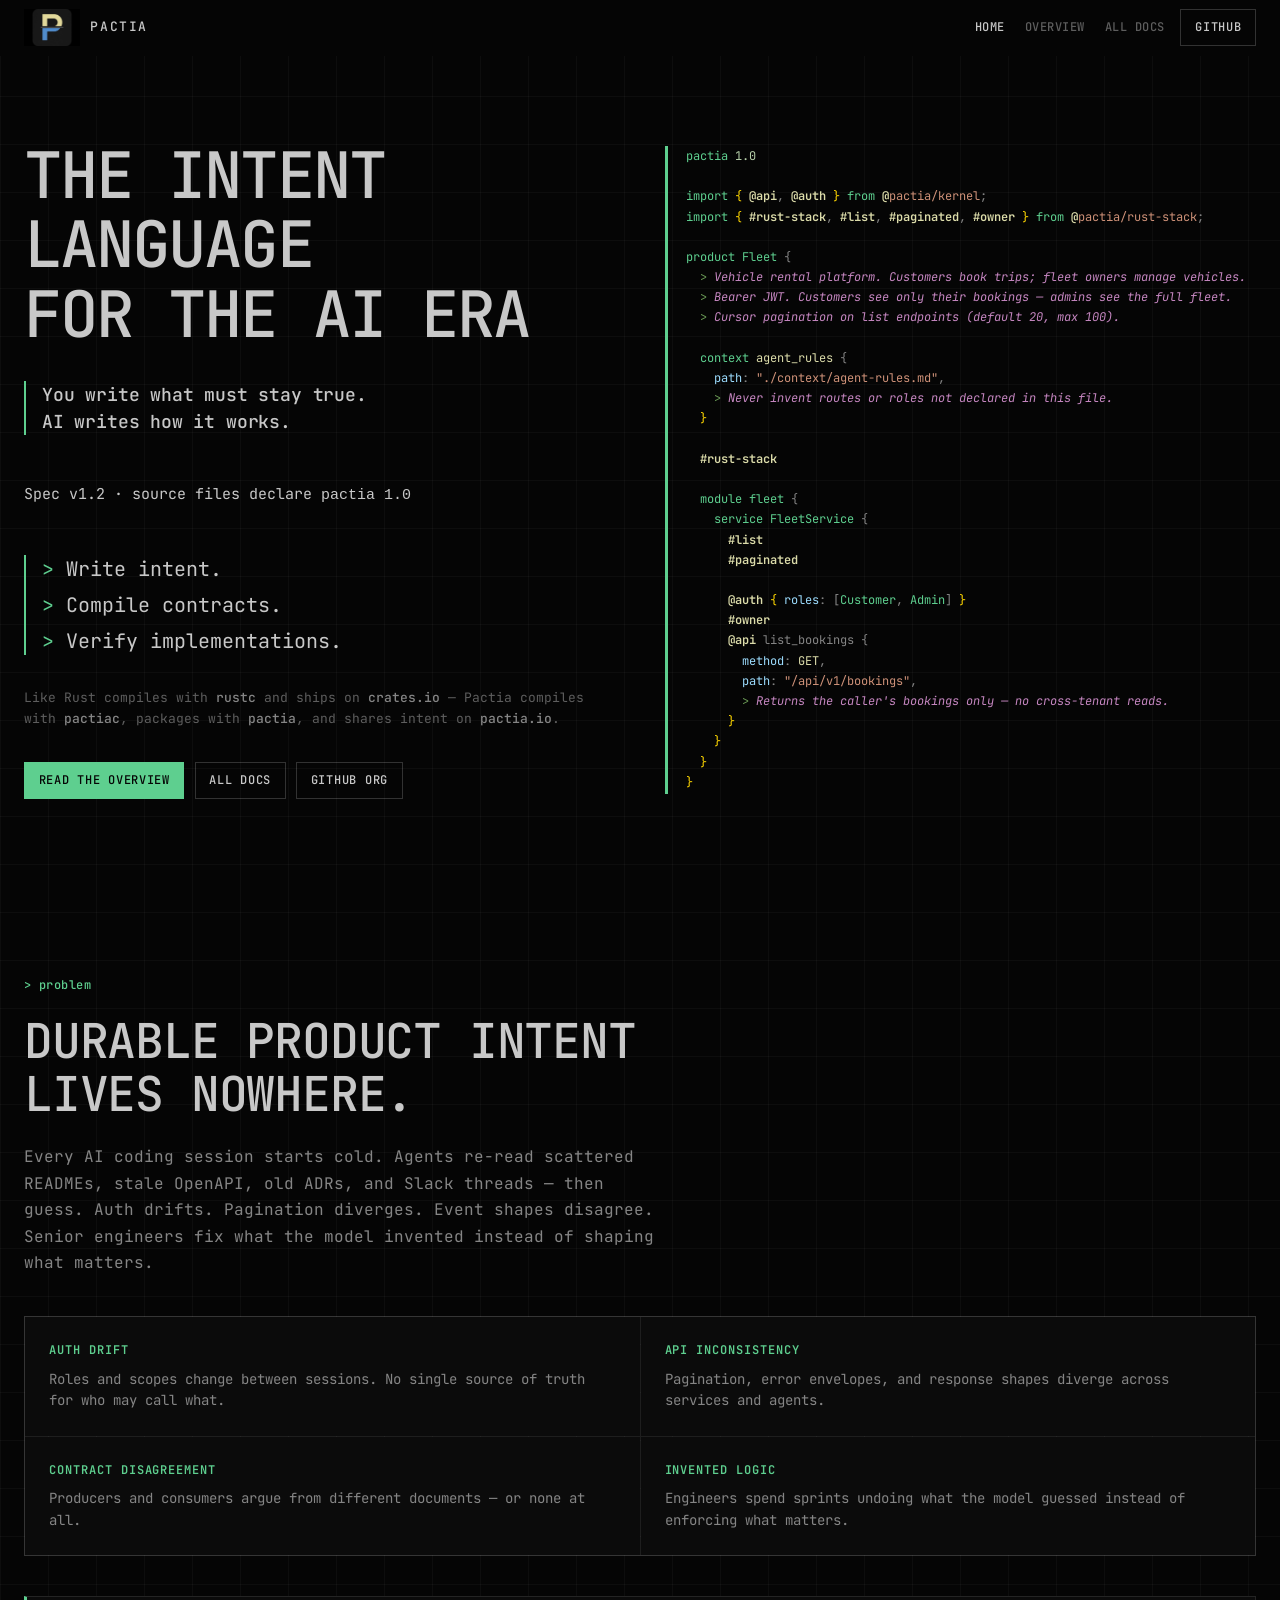
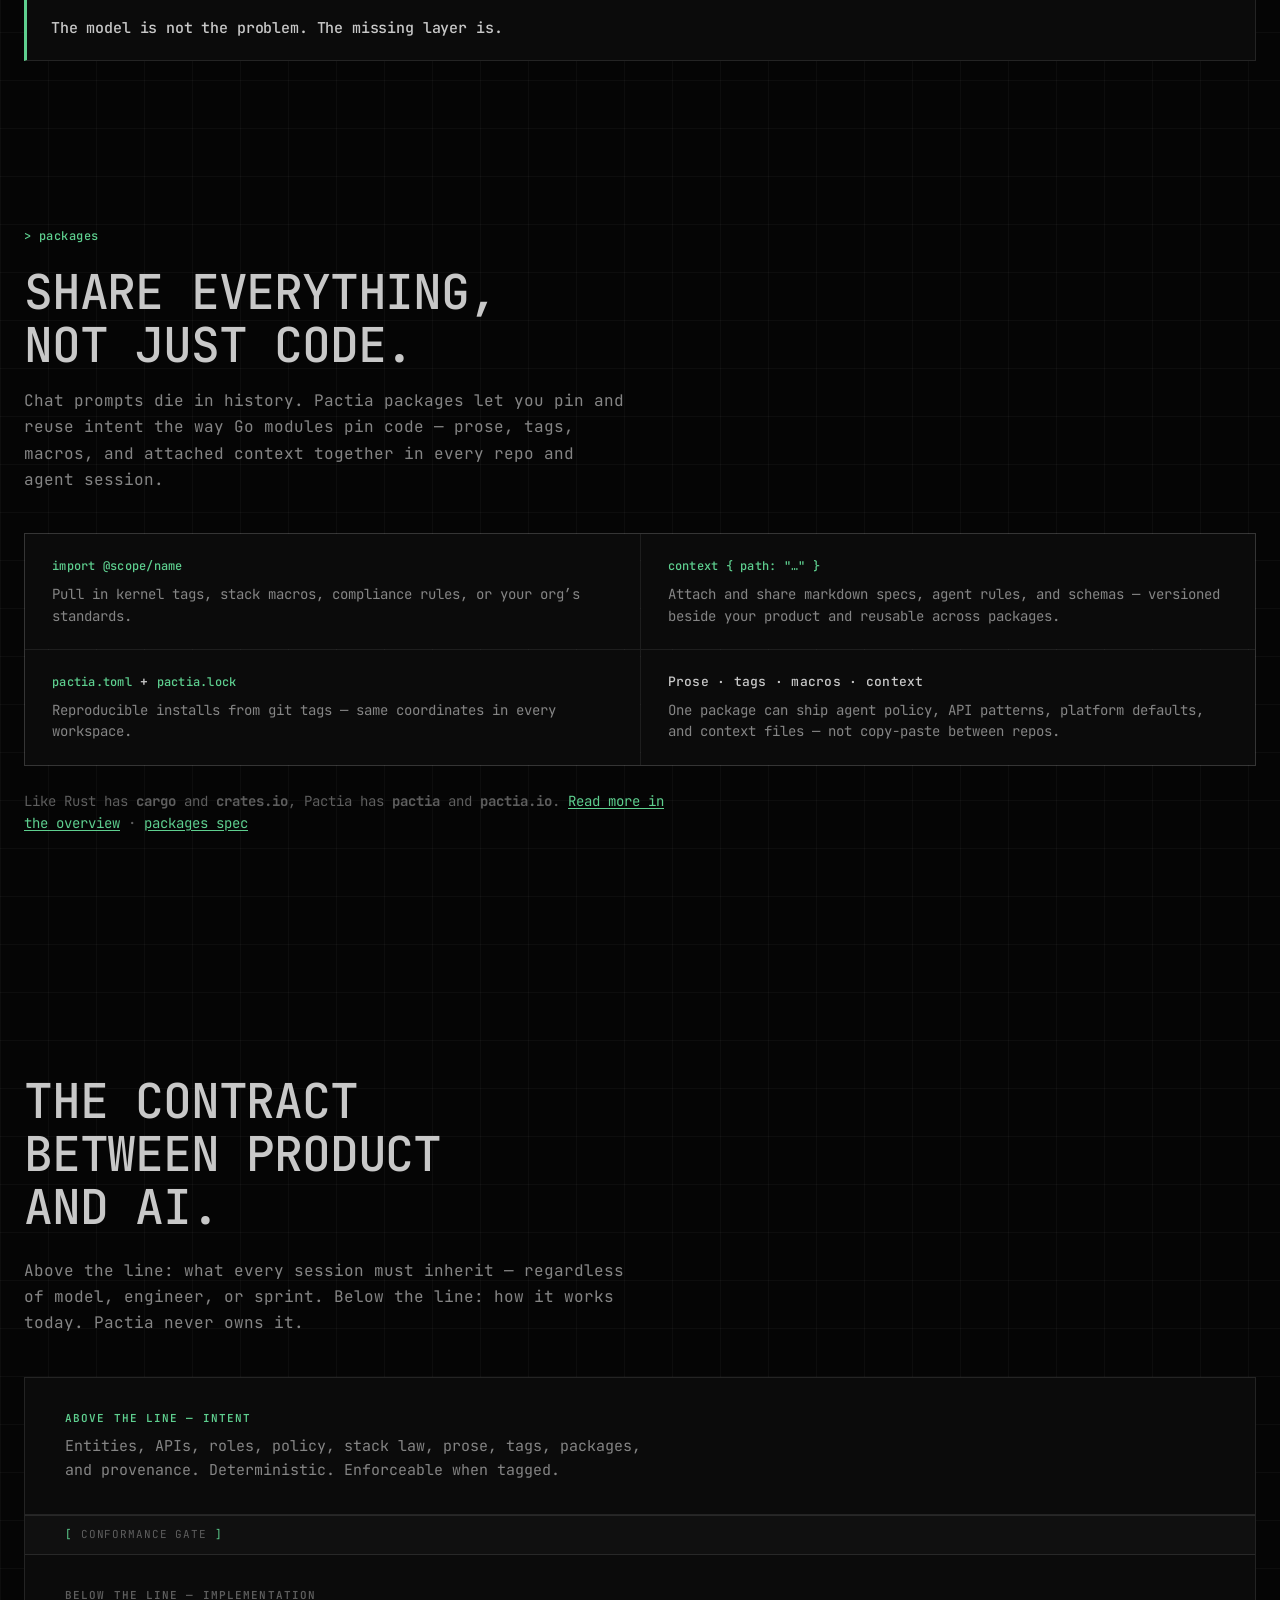
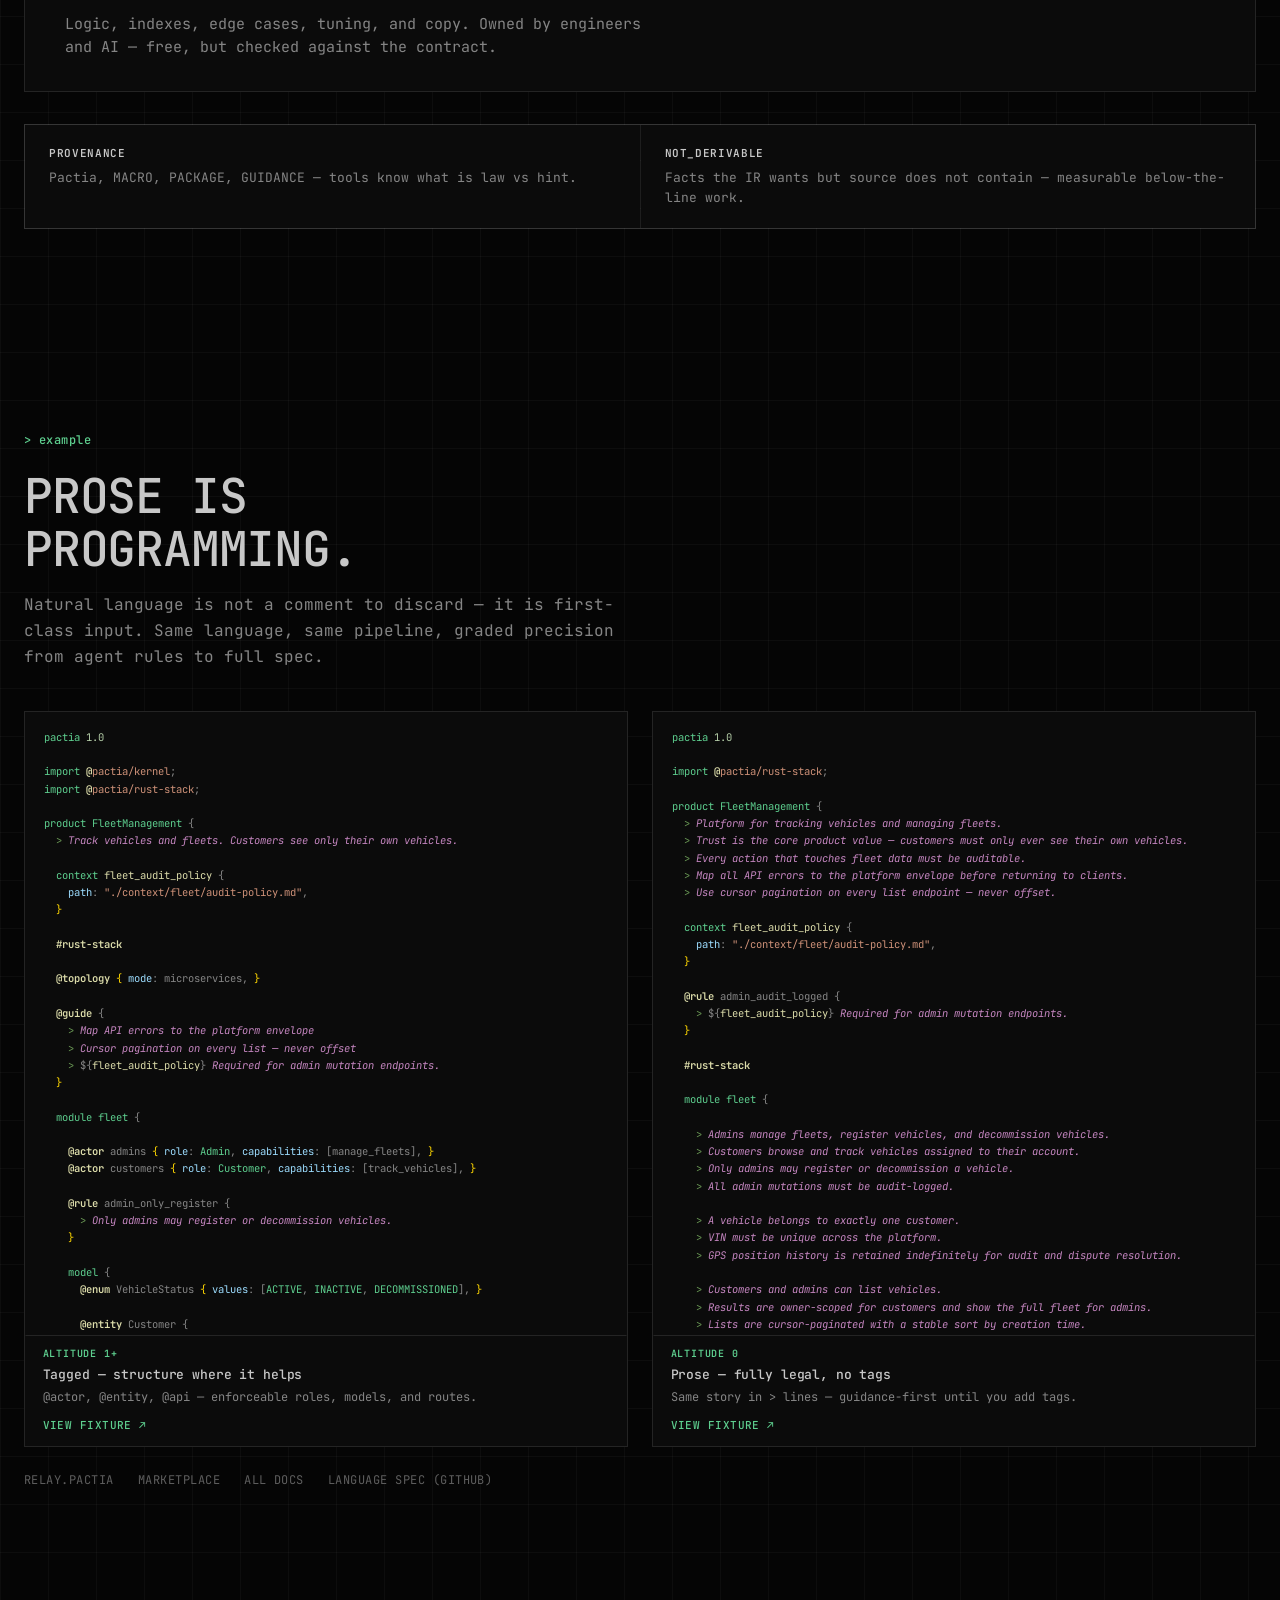
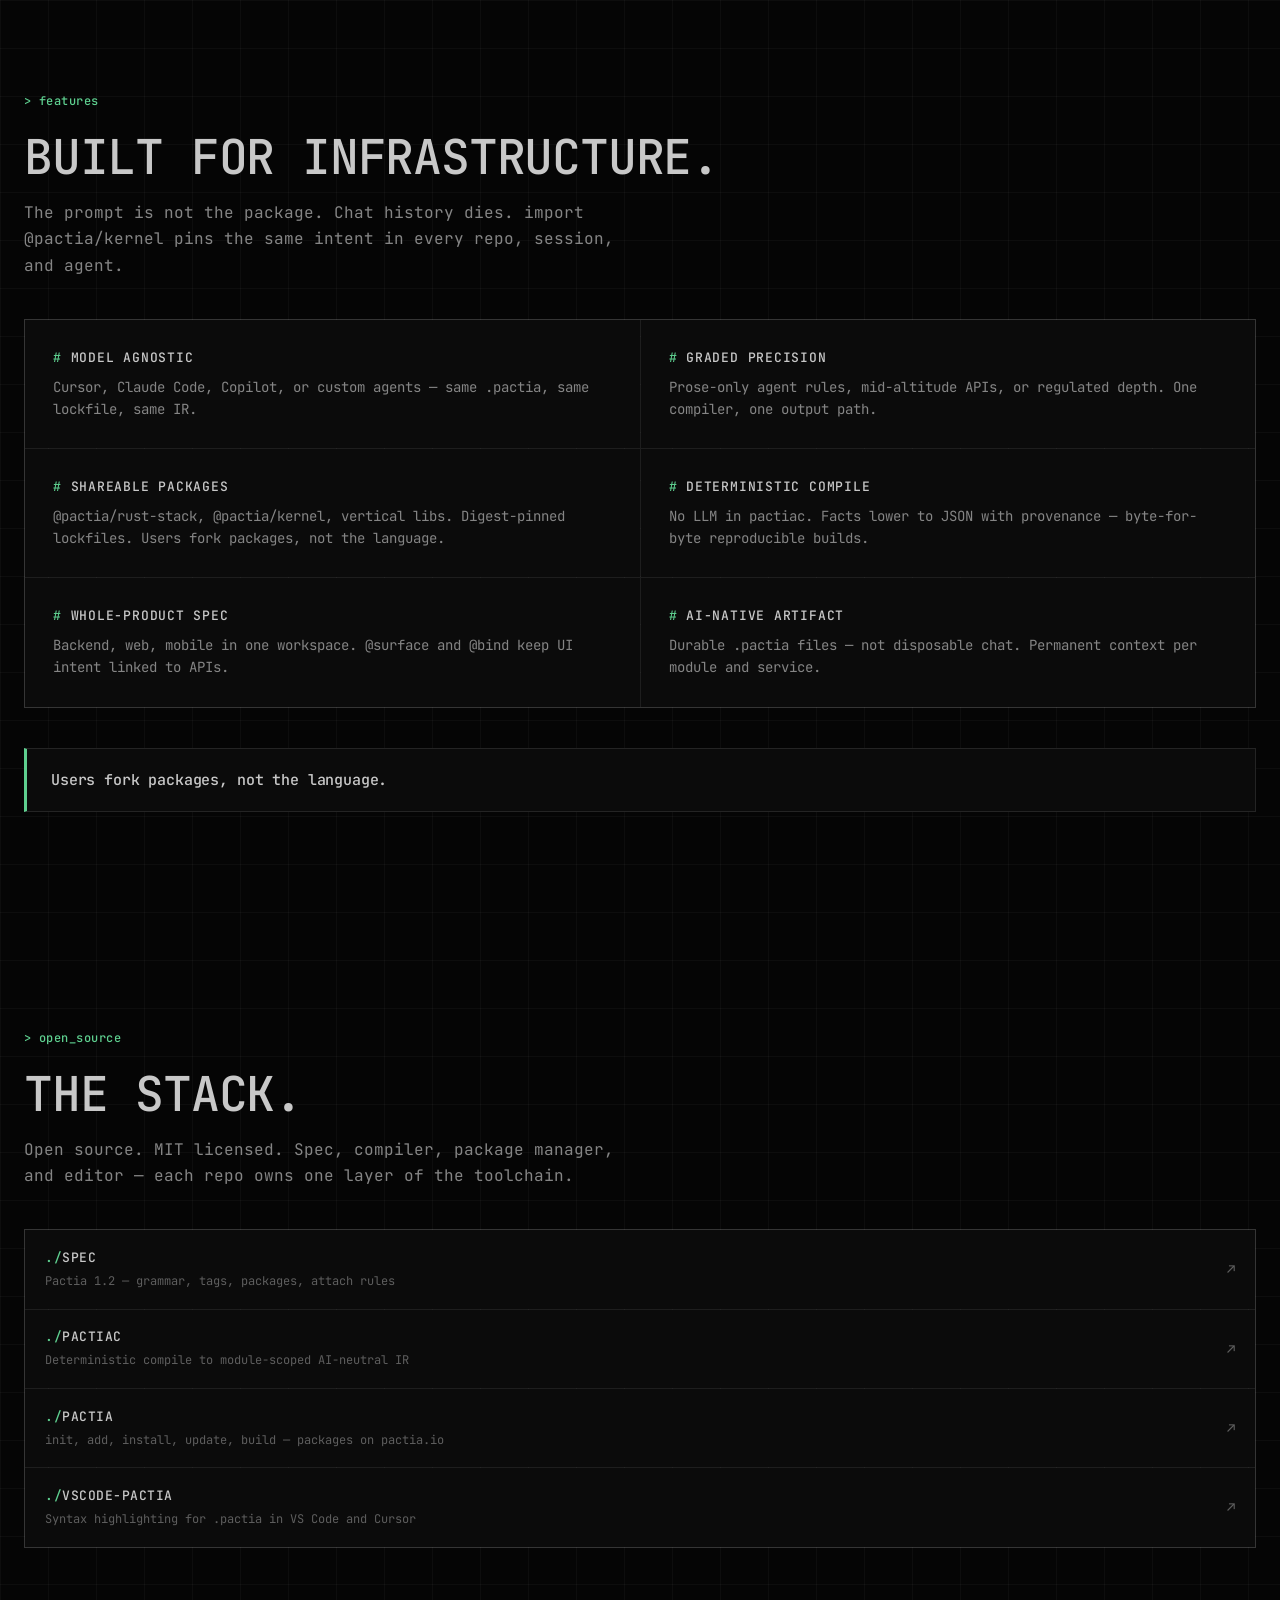
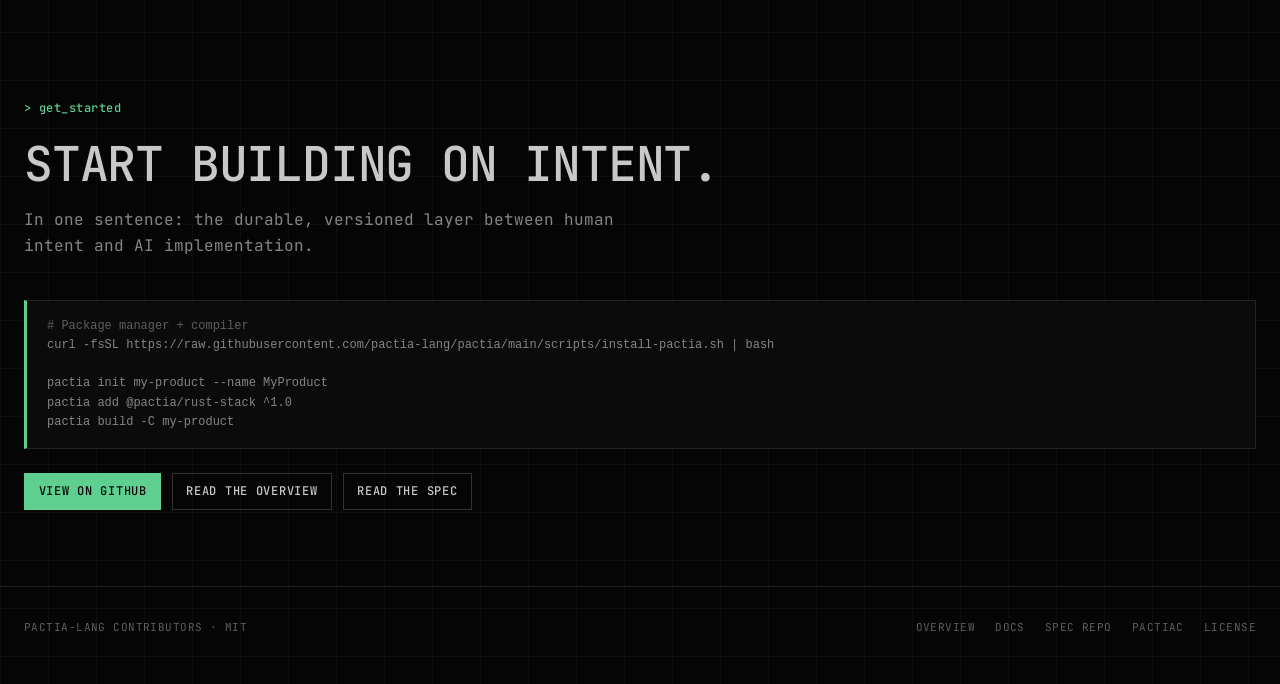
<file: index.html>
<!doctype html>
<html lang="en">
  <head>
    <meta charset="UTF-8" />
    <meta name="viewport" content="width=device-width, initial-scale=1.0" />
    <meta
      name="description"
      content="Pactia — the intent language for the AI era. You write what must stay true. AI writes how it works."
    />
    <title>Pactia — The intent language for the AI era</title>
    <link rel="icon" href="assets/pactia-logo.png" type="image/png" />
    <link rel="preconnect" href="https://fonts.googleapis.com" />
    <link rel="preconnect" href="https://fonts.gstatic.com" crossorigin />
    <link
      href="https://fonts.googleapis.com/css2?family=JetBrains+Mono:wght@400;500;600&display=swap"
      rel="stylesheet"
    />
    <link rel="stylesheet" href="assets/site.css" />
  </head>
  <body data-nav-page="home">
    <a class="skip-link" href="#main">Skip to content</a>

    <header class="site-header">
      <div class="container">
        <a class="brand" data-site-brand href="index.html">
          <img
            class="brand__logo"
            src="assets/pactia-logo.png"
            alt=""
            height="40"
          />
          PACTIA
        </a>
        <div class="site-header__actions" data-site-header-actions></div>
      </div>
    </header>

    <main id="main">
      <section class="hero" id="hero">
        <div class="container hero-grid">
          <div class="hero-copy" data-reveal>
            <h1 class="display-xl">
              The intent language<br />
              for the AI era
            </h1>
            <p class="hero-slogan">
              You write what must stay true.<br />
              AI writes how it works.
            </p>
            <p class="hero-version">Spec v1.2 · source files declare <code>pactia 1.0</code></p>
            <div class="hero-lines">
              <p class="hero-line is-accent">Write intent.</p>
              <p class="hero-line is-accent">Compile contracts.</p>
              <p class="hero-line is-accent">Verify implementations.</p>
            </div>
            <p class="hero-meta">
              Like Rust compiles with <strong>rustc</strong> and ships on
              <strong>crates.io</strong> — Pactia compiles with
              <strong>pactiac</strong>, packages with <strong>pactia</strong>,
              and shares intent on <strong>pactia.io</strong>.
            </p>
            <div class="hero-actions">
              <a
                class="btn btn-primary"
                href="docs/overview.html"
              >
                Read the overview
              </a>
              <a
                class="btn"
                href="docs/index.html"
              >
                All docs
              </a>
              <a
                class="btn"
                href="https://github.com/pactia-lang"
                target="_blank"
                rel="noopener noreferrer"
              >
                GitHub org
              </a>
            </div>
          </div>

          <div class="hero-snippet" data-reveal aria-label="Pactia example">
            <pre class="hero-snippet__code docs-pre docs-pre--pactia"><code class="docs-code docs-code--pactia pactia-highlight"><span class="pactia-tm-keyword">pactia</span> <span class="pactia-tm-number">1.0</span>

<span class="pactia-tm-keyword">import</span> <span class="pactia-tm-punct">{</span> <span class="pactia-tm-tag">@</span><span class="pactia-tm-tag">api</span>, <span class="pactia-tm-tag">@</span><span class="pactia-tm-tag">auth</span> <span class="pactia-tm-punct">}</span> <span class="pactia-tm-keyword">from</span> <span class="pactia-tm-tag">@</span><span class="pactia-tm-path">pactia/kernel</span>;
<span class="pactia-tm-keyword">import</span> <span class="pactia-tm-punct">{</span> <span class="pactia-tm-tag">#</span><span class="pactia-tm-tag">rust-stack</span>, <span class="pactia-tm-tag">#</span><span class="pactia-tm-tag">list</span>, <span class="pactia-tm-tag">#</span><span class="pactia-tm-tag">paginated</span>, <span class="pactia-tm-tag">#</span><span class="pactia-tm-tag">owner</span> <span class="pactia-tm-punct">}</span> <span class="pactia-tm-keyword">from</span> <span class="pactia-tm-tag">@</span><span class="pactia-tm-path">pactia/rust-stack</span>;

<span class="pactia-tm-keyword">product</span> <span class="pactia-tm-type">Fleet</span> {
  <span class="pactia-tm-prose-marker">> </span><span class="pactia-tm-prose">Vehicle rental platform. Customers book trips; fleet owners manage vehicles.</span>
  <span class="pactia-tm-prose-marker">> </span><span class="pactia-tm-prose">Bearer JWT. Customers see only their bookings — admins see the full fleet.</span>
  <span class="pactia-tm-prose-marker">> </span><span class="pactia-tm-prose">Cursor pagination on list endpoints (default 20, max 100).</span>

  <span class="pactia-tm-keyword">context</span> <span class="pactia-tm-constant">agent_rules</span> {
    <span class="pactia-tm-key">path</span>: <span class="pactia-tm-string">"</span><span class="pactia-tm-string">./context/agent-rules.md</span><span class="pactia-tm-string">"</span>,
    <span class="pactia-tm-prose-marker">> </span><span class="pactia-tm-prose">Never invent routes or roles not declared in this file.</span>
<span class="pactia-tm-punct">  }</span>

  <span class="pactia-tm-tag">#</span><span class="pactia-tm-tag">rust-stack</span>

  <span class="pactia-tm-keyword">module</span> <span class="pactia-tm-type">fleet</span> {
    <span class="pactia-tm-keyword">service</span> <span class="pactia-tm-type">FleetService</span> {
      <span class="pactia-tm-tag">#</span><span class="pactia-tm-tag">list</span>
      <span class="pactia-tm-tag">#</span><span class="pactia-tm-tag">paginated</span>

      <span class="pactia-tm-tag">@</span><span class="pactia-tm-tag">auth</span> <span class="pactia-tm-punct">{</span> <span class="pactia-tm-key">roles</span>: [<span class="pactia-tm-type">Customer</span>, <span class="pactia-tm-type">Admin</span>] <span class="pactia-tm-punct">}</span>
      <span class="pactia-tm-tag">#</span><span class="pactia-tm-tag">owner</span>
      <span class="pactia-tm-tag">@</span><span class="pactia-tm-tag">api</span> list_bookings {
        <span class="pactia-tm-key">method</span>: <span class="pactia-tm-constant">GET</span>,
        <span class="pactia-tm-key">path</span>: <span class="pactia-tm-string">"</span><span class="pactia-tm-string">/api/v1/bookings</span><span class="pactia-tm-string">"</span>,
        <span class="pactia-tm-prose-marker">> </span><span class="pactia-tm-prose">Returns the caller's bookings only — no cross-tenant reads.</span>
<span class="pactia-tm-punct">      }</span>
<span class="pactia-tm-punct">    }</span>
<span class="pactia-tm-punct">  }</span>
<span class="pactia-tm-punct">}</span></code></pre>
          </div>
        </div>
      </section>

      <section class="section section-tight" id="problem">
        <div class="container">
          <p class="label" data-reveal>> problem</p>
          <h2 class="display-lg" data-reveal style="margin-bottom: 1.5rem; max-width: 22ch">
            Durable product intent lives nowhere.
          </h2>
          <p class="problem-lead" data-reveal>
            Every AI coding session starts cold. Agents re-read scattered READMEs,
            stale OpenAPI, old ADRs, and Slack threads — then guess. Auth drifts.
            Pagination diverges. Event shapes disagree. Senior engineers fix what
            the model invented instead of shaping what matters.
          </p>
          <div class="problem-grid" data-reveal>
            <article class="problem-item">
              <h3>Auth drift</h3>
              <p>Roles and scopes change between sessions. No single source of truth for who may call what.</p>
            </article>
            <article class="problem-item">
              <h3>API inconsistency</h3>
              <p>Pagination, error envelopes, and response shapes diverge across services and agents.</p>
            </article>
            <article class="problem-item">
              <h3>Contract disagreement</h3>
              <p>Producers and consumers argue from different documents — or none at all.</p>
            </article>
            <article class="problem-item">
              <h3>Invented logic</h3>
              <p>Engineers spend sprints undoing what the model guessed instead of enforcing what matters.</p>
            </article>
          </div>
          <p class="slogan-banner" data-reveal>
            The model is not the problem. The missing layer is.
          </p>
        </div>
      </section>

      <section class="section section-tight" id="packages">
        <div class="container">
          <p class="label" data-reveal>> packages</p>
          <h2 class="display-lg" data-reveal style="margin-bottom: 1rem; max-width: 20ch">
            Share everything,<br />not just code.
          </h2>
          <p class="section-intro" data-reveal>
            Chat prompts die in history. Pactia packages let you pin and reuse intent
            the way Go modules pin code — prose, tags, macros, and attached context
            together in every repo and agent session.
          </p>
          <ul class="packages-list" data-reveal>
            <li class="packages-item">
              <p class="packages-item__syntax"><code>import @scope/name</code></p>
              <p class="packages-item__desc">
                Pull in kernel tags, stack macros, compliance rules, or your org&rsquo;s standards.
              </p>
            </li>
            <li class="packages-item">
              <p class="packages-item__syntax"><code>context { path: "&hellip;" }</code></p>
              <p class="packages-item__desc">
                Attach and share markdown specs, agent rules, and schemas — versioned beside your product and reusable across packages.
              </p>
            </li>
            <li class="packages-item">
              <p class="packages-item__syntax"><code>pactia.toml</code> + <code>pactia.lock</code></p>
              <p class="packages-item__desc">
                Reproducible installs from git tags — same coordinates in every workspace.
              </p>
            </li>
            <li class="packages-item">
              <p class="packages-item__syntax">Prose · tags · macros · context</p>
              <p class="packages-item__desc">
                One package can ship agent policy, API patterns, platform defaults, and context files — not copy-paste between repos.
              </p>
            </li>
          </ul>
          <p class="packages-footnote" data-reveal>
            Like Rust has <strong>cargo</strong> and <strong>crates.io</strong>, Pactia has
            <strong>pactia</strong> and <strong>pactia.io</strong>.
            <a href="docs/overview.html#packages--share-everything-not-just-code">Read more in the overview</a>
            ·
            <a href="https://github.com/pactia-lang/spec/blob/main/docs/packages.md" target="_blank" rel="noopener noreferrer">packages spec</a>
          </p>
        </div>
      </section>

      <section class="section" id="intent-line">
        <div class="container">
          <p class="label" data-reveal>> intent_line</p>
          <h2 class="display-lg" data-reveal style="margin-bottom: 1.5rem; max-width: 20ch">
            The contract<br />between product<br />and AI.
          </h2>
          <p class="section-intro" data-reveal>
            Above the line: what every session must inherit — regardless of model,
            engineer, or sprint. Below the line: how it works today. Pactia never owns it.
          </p>
          <div class="intent-block" data-reveal>
            <div class="intent-row intent-row--above">
              <h3>Above the line — Intent</h3>
              <p>
                Entities, APIs, roles, policy, stack law, prose, tags, packages,
                and provenance. Deterministic. Enforceable when tagged.
              </p>
            </div>
            <div class="intent-gate">conformance gate</div>
            <div class="intent-row intent-row--below">
              <h3>Below the line — Implementation</h3>
              <p>
                Logic, indexes, edge cases, tuning, and copy. Owned by engineers
                and AI — free, but checked against the contract.
              </p>
            </div>
          </div>
          <div class="intent-detail" data-reveal>
            <div class="intent-detail-item">
              <strong>Provenance</strong>
              Pactia, MACRO, PACKAGE, GUIDANCE — tools know what is law vs hint.
            </div>
            <div class="intent-detail-item">
              <strong>NOT_DERIVABLE</strong>
              Facts the IR wants but source does not contain — measurable below-the-line work.
            </div>
          </div>
        </div>
      </section>

      <section class="section section-tight" id="example">
        <div class="container">
          <p class="label" data-reveal>> example</p>
          <h2 class="display-lg" data-reveal style="margin-bottom: 1rem; max-width: 18ch">
            Prose is<br />programming.
          </h2>
          <p class="section-intro" data-reveal>
            Natural language is not a comment to discard — it is first-class input.
            Same language, same pipeline, graded precision from agent rules to full spec.
          </p>
          <!-- landing-example-grid:start -->
          <div class="example-grid">
            <a
              class="example-card"
              href="https://github.com/pactia-lang/.github/blob/main/profile/examples/fleet-management-mini.pactia"
              target="_blank"
              rel="noopener noreferrer"
              data-reveal
            >
              <pre class="example-card__code docs-pre docs-pre--pactia"><code class="docs-code docs-code--pactia pactia-highlight"><span class="pactia-tm-keyword">pactia</span> <span class="pactia-tm-number">1.0</span>

<span class="pactia-tm-keyword">import</span> <span class="pactia-tm-tag">@</span><span class="pactia-tm-path">pactia/kernel</span>;
<span class="pactia-tm-keyword">import</span> <span class="pactia-tm-tag">@</span><span class="pactia-tm-path">pactia/rust-stack</span>;

<span class="pactia-tm-keyword">product</span> <span class="pactia-tm-type">FleetManagement</span> {
  <span class="pactia-tm-prose-marker">> </span><span class="pactia-tm-prose">Track vehicles and fleets. Customers see only their own vehicles.</span>

  <span class="pactia-tm-keyword">context</span> <span class="pactia-tm-constant">fleet_audit_policy</span> {
    <span class="pactia-tm-key">path</span>: <span class="pactia-tm-string">"</span><span class="pactia-tm-string">./context/fleet/audit-policy.md</span><span class="pactia-tm-string">"</span>,    
<span class="pactia-tm-punct">  }</span>

  <span class="pactia-tm-tag">#</span><span class="pactia-tm-tag">rust-stack</span>

  <span class="pactia-tm-tag">@</span><span class="pactia-tm-tag">topology</span> <span class="pactia-tm-punct">{</span> <span class="pactia-tm-key">mode</span>: microservices, <span class="pactia-tm-punct">}</span>

  <span class="pactia-tm-tag">@</span><span class="pactia-tm-tag">guide</span> {
    <span class="pactia-tm-prose-marker">> </span><span class="pactia-tm-prose">Map API errors to the platform envelope</span>
    <span class="pactia-tm-prose-marker">> </span><span class="pactia-tm-prose">Cursor pagination on every list — never offset</span>
    <span class="pactia-tm-prose-marker">> </span>${<span class="pactia-tm-constant">fleet_audit_policy</span>}<span class="pactia-tm-prose"> Required for admin mutation endpoints.</span>
<span class="pactia-tm-punct">  }</span>

  <span class="pactia-tm-keyword">module</span> <span class="pactia-tm-type">fleet</span> {

    <span class="pactia-tm-tag">@</span><span class="pactia-tm-tag">actor</span> admins <span class="pactia-tm-punct">{</span> <span class="pactia-tm-key">role</span>: <span class="pactia-tm-type">Admin</span>, <span class="pactia-tm-key">capabilities</span>: [manage_fleets], <span class="pactia-tm-punct">}</span>
    <span class="pactia-tm-tag">@</span><span class="pactia-tm-tag">actor</span> customers <span class="pactia-tm-punct">{</span> <span class="pactia-tm-key">role</span>: <span class="pactia-tm-type">Customer</span>, <span class="pactia-tm-key">capabilities</span>: [track_vehicles], <span class="pactia-tm-punct">}</span>

    <span class="pactia-tm-tag">@</span><span class="pactia-tm-tag">rule</span> admin_only_register {
      <span class="pactia-tm-prose-marker">> </span><span class="pactia-tm-prose">Only admins may register or decommission vehicles.</span>
<span class="pactia-tm-punct">    }</span>

    <span class="pactia-tm-keyword">model</span> {
      <span class="pactia-tm-tag">@</span><span class="pactia-tm-tag">enum</span> VehicleStatus <span class="pactia-tm-punct">{</span> <span class="pactia-tm-key">values</span>: [<span class="pactia-tm-type">ACTIVE</span>, <span class="pactia-tm-type">INACTIVE</span>, <span class="pactia-tm-type">DECOMMISSIONED</span>], <span class="pactia-tm-punct">}</span>

      <span class="pactia-tm-tag">@</span><span class="pactia-tm-tag">entity</span> Customer {
        <span class="pactia-tm-tag">@@</span><span class="pactia-tm-tag">pk</span>
        <span class="pactia-tm-key">id</span>: <span class="pactia-tm-type">uuid</span>,
        <span class="pactia-tm-key">name</span>: <span class="pactia-tm-type">string</span>,
        <span class="pactia-tm-key">email</span>: <span class="pactia-tm-type">string</span>,
<span class="pactia-tm-punct">      }</span>

      <span class="pactia-tm-tag">@</span><span class="pactia-tm-tag">entity</span> Vehicle {
        <span class="pactia-tm-tag">@@</span><span class="pactia-tm-tag">pk</span>
        <span class="pactia-tm-key">id</span>: <span class="pactia-tm-type">uuid</span>,
        <span class="pactia-tm-key">customerId</span>: <span class="pactia-tm-type">uuid</span>,
        <span class="pactia-tm-key">vin</span>: <span class="pactia-tm-type">string</span>,
        <span class="pactia-tm-key">label</span>: <span class="pactia-tm-type">string</span>,
        <span class="pactia-tm-key">status</span>: <span class="pactia-tm-type">VehicleStatus</span>,
<span class="pactia-tm-punct">      }</span>

      <span class="pactia-tm-tag">@</span><span class="pactia-tm-tag">entity</span> CreateVehicleRequest {
        <span class="pactia-tm-key">customerId</span>: <span class="pactia-tm-type">uuid</span>,
        <span class="pactia-tm-key">vin</span>: <span class="pactia-tm-type">string</span>,
        <span class="pactia-tm-key">label</span>: <span class="pactia-tm-type">string</span>,
<span class="pactia-tm-punct">      }</span>

      <span class="pactia-tm-tag">@</span><span class="pactia-tm-tag">entity</span> VehicleListResponse {
        <span class="pactia-tm-key">vehicles</span>: <span class="pactia-tm-type">Vehicle</span>[],
        <span class="pactia-tm-tag">@@</span><span class="pactia-tm-tag">nullable</span>
        <span class="pactia-tm-key">nextCursor</span>: <span class="pactia-tm-type">string</span>,
<span class="pactia-tm-punct">      }</span>

      <span class="pactia-tm-tag">@</span><span class="pactia-tm-tag">entity</span> CreateVehicleResponse {
        <span class="pactia-tm-key">vehicleId</span>: <span class="pactia-tm-type">uuid</span>,
        <span class="pactia-tm-key">vin</span>: <span class="pactia-tm-type">string</span>,
<span class="pactia-tm-punct">      }</span>
<span class="pactia-tm-punct">    }</span>

    <span class="pactia-tm-tag">@</span><span class="pactia-tm-tag">security</span> fleet <span class="pactia-tm-punct">{</span> <span class="pactia-tm-prose-marker">> </span><span class="pactia-tm-prose">All admin mutations must be audit-logged</span> <span class="pactia-tm-punct">}</span>

    <span class="pactia-tm-keyword">service</span> <span class="pactia-tm-type">FleetService</span> {
      <span class="pactia-tm-tag">#</span><span class="pactia-tm-tag">database</span>
      <span class="pactia-tm-prose-marker">> </span><span class="pactia-tm-prose">Fleet tracking API</span>

      <span class="pactia-tm-tag">@</span><span class="pactia-tm-tag">auth</span> <span class="pactia-tm-punct">{</span> <span class="pactia-tm-key">roles</span>: [<span class="pactia-tm-type">Customer</span>, <span class="pactia-tm-type">Admin</span>] <span class="pactia-tm-punct">}</span>

      <span class="pactia-tm-tag">#</span><span class="pactia-tm-tag">list</span>
      <span class="pactia-tm-tag">@@</span><span class="pactia-tm-tag">output</span> <span class="pactia-tm-type">VehicleListResponse</span>
      <span class="pactia-tm-tag">@</span><span class="pactia-tm-tag">api</span> list_vehicles {
        <span class="pactia-tm-key">method</span>: <span class="pactia-tm-constant">GET</span>,
        <span class="pactia-tm-key">path</span>: <span class="pactia-tm-string">"</span><span class="pactia-tm-string">/api/v1/vehicles</span><span class="pactia-tm-string">"</span>,
<span class="pactia-tm-punct">      }</span>

      <span class="pactia-tm-tag">@</span><span class="pactia-tm-tag">auth</span> <span class="pactia-tm-punct">{</span> <span class="pactia-tm-key">roles</span>: [<span class="pactia-tm-type">Admin</span>] <span class="pactia-tm-punct">}</span>
      <span class="pactia-tm-tag">#</span><span class="pactia-tm-tag">create</span>
      <span class="pactia-tm-tag">@@</span><span class="pactia-tm-tag">output</span> <span class="pactia-tm-type">CreateVehicleResponse</span>
      <span class="pactia-tm-tag">@</span><span class="pactia-tm-tag">api</span> create_vehicle {
        <span class="pactia-tm-key">method</span>: <span class="pactia-tm-constant">POST</span>,
        <span class="pactia-tm-key">path</span>: <span class="pactia-tm-string">"</span><span class="pactia-tm-string">/api/v1/vehicles</span><span class="pactia-tm-string">"</span>,
<span class="pactia-tm-punct">      }</span>

      <span class="pactia-tm-tag">@</span><span class="pactia-tm-tag">test</span> admin_registers_vehicle {
        <span class="pactia-tm-key">name</span>: <span class="pactia-tm-string">"</span><span class="pactia-tm-string">Admin registers a vehicle</span><span class="pactia-tm-string">"</span>,
        <span class="pactia-tm-key">when</span>: <span class="pactia-tm-string">"</span><span class="pactia-tm-string">Admin is logged in and POST /api/v1/vehicles with valid body</span><span class="pactia-tm-string">"</span>,
        <span class="pactia-tm-key">then</span>: <span class="pactia-tm-string">"</span><span class="pactia-tm-string">status is 201</span><span class="pactia-tm-string">"</span>,
<span class="pactia-tm-punct">      }</span>
<span class="pactia-tm-punct">    }</span>
<span class="pactia-tm-punct">  }</span>
<span class="pactia-tm-punct">}</span></code></pre>
              <span class="example-card__body">
                <p class="example-card__label">Altitude 1+</p>
                <p class="example-card__title">Tagged — structure where it helps</p>
                <p class="example-card__desc">
                  @actor, @entity, @api — enforceable roles, models, and routes.
                </p>
                <span class="example-card__link">View fixture &#8599;</span>
              </span>
            </a>
            <a
              class="example-card"
              href="https://github.com/pactia-lang/.github/blob/main/profile/examples/fleet-management-prose.pactia"
              target="_blank"
              rel="noopener noreferrer"
              data-reveal
            >
              <pre class="example-card__code docs-pre docs-pre--pactia"><code class="docs-code docs-code--pactia pactia-highlight"><span class="pactia-tm-keyword">pactia</span> <span class="pactia-tm-number">1.0</span>

<span class="pactia-tm-keyword">import</span> <span class="pactia-tm-tag">@</span><span class="pactia-tm-path">pactia/rust-stack</span>;

<span class="pactia-tm-keyword">product</span> <span class="pactia-tm-type">FleetManagement</span> {
  <span class="pactia-tm-prose-marker">> </span><span class="pactia-tm-prose">Platform for tracking vehicles and managing fleets.</span>
  <span class="pactia-tm-prose-marker">> </span><span class="pactia-tm-prose">Trust is the core product value — customers must only ever see their own vehicles.</span>
  <span class="pactia-tm-prose-marker">> </span><span class="pactia-tm-prose">Every action that touches fleet data must be auditable.</span>
  <span class="pactia-tm-prose-marker">> </span><span class="pactia-tm-prose">Map all API errors to the platform envelope before returning to clients.</span>
  <span class="pactia-tm-prose-marker">> </span><span class="pactia-tm-prose">Use cursor pagination on every list endpoint — never offset.</span>

  <span class="pactia-tm-keyword">context</span> <span class="pactia-tm-constant">fleet_audit_policy</span> {
    <span class="pactia-tm-key">path</span>: <span class="pactia-tm-string">"</span><span class="pactia-tm-string">./context/fleet/audit-policy.md</span><span class="pactia-tm-string">"</span>,    
<span class="pactia-tm-punct">  }</span>

  <span class="pactia-tm-tag">@</span><span class="pactia-tm-tag">rule</span> admin_audit_logged {
    <span class="pactia-tm-prose-marker">> </span>${<span class="pactia-tm-constant">fleet_audit_policy</span>}<span class="pactia-tm-prose"> Required for admin mutation endpoints.</span>
<span class="pactia-tm-punct">  }</span>

  <span class="pactia-tm-tag">#</span><span class="pactia-tm-tag">rust-stack</span>

  <span class="pactia-tm-keyword">module</span> <span class="pactia-tm-type">fleet</span> {

    <span class="pactia-tm-prose-marker">> </span><span class="pactia-tm-prose">Admins manage fleets, register vehicles, and decommission vehicles.</span>
    <span class="pactia-tm-prose-marker">> </span><span class="pactia-tm-prose">Customers browse and track vehicles assigned to their account.</span>
    <span class="pactia-tm-prose-marker">> </span><span class="pactia-tm-prose">Only admins may register or decommission a vehicle.</span>
    <span class="pactia-tm-prose-marker">> </span><span class="pactia-tm-prose">All admin mutations must be audit-logged.</span>

    <span class="pactia-tm-prose-marker">> </span><span class="pactia-tm-prose">A vehicle belongs to exactly one customer.</span>
    <span class="pactia-tm-prose-marker">> </span><span class="pactia-tm-prose">VIN must be unique across the platform.</span>
    <span class="pactia-tm-prose-marker">> </span><span class="pactia-tm-prose">GPS position history is retained indefinitely for audit and dispute resolution.</span>

    <span class="pactia-tm-prose-marker">> </span><span class="pactia-tm-prose">Customers and admins can list vehicles.</span>
    <span class="pactia-tm-prose-marker">> </span><span class="pactia-tm-prose">Results are owner-scoped for customers and show the full fleet for admins.</span>
    <span class="pactia-tm-prose-marker">> </span><span class="pactia-tm-prose">Lists are cursor-paginated with a stable sort by creation time.</span>

    <span class="pactia-tm-prose-marker">> </span><span class="pactia-tm-prose">Only admins may create a vehicle.</span>
    <span class="pactia-tm-prose-marker">> </span><span class="pactia-tm-prose">Creating a vehicle requires a valid customer, VIN, label, and device binding.</span>
    <span class="pactia-tm-prose-marker">> </span><span class="pactia-tm-prose">A vehicle.created notification is emitted when registration succeeds.</span>

    <span class="pactia-tm-prose-marker">> </span><span class="pactia-tm-prose">Customers who attempt to register a vehicle receive forbidden — not found masking.</span>
    <span class="pactia-tm-prose-marker">> </span><span class="pactia-tm-prose">Duplicate VIN registration returns conflict with a clear error code.</span>
<span class="pactia-tm-punct">  }</span>
<span class="pactia-tm-punct">}</span></code></pre>
              <span class="example-card__body">
                <p class="example-card__label">Altitude 0</p>
                <p class="example-card__title">Prose — fully legal, no tags</p>
                <p class="example-card__desc">
                  Same story in > lines — guidance-first until you add tags.
                </p>
                <span class="example-card__link">View fixture &#8599;</span>
              </span>
            </a>
          </div>
<!-- landing-example-grid:end -->
          <nav class="fixture-links" data-reveal aria-label="More examples">
            <a href="https://github.com/pactia-lang/pactiac/blob/main/test/fixtures/kernel/relay.pactia" target="_blank" rel="noopener noreferrer">relay.pactia</a>
            <a href="https://github.com/pactia-lang/examples/tree/main/marketplace" target="_blank" rel="noopener noreferrer">marketplace</a>
            <a href="docs/index.html">all docs</a>
            <a href="https://github.com/pactia-lang/spec/blob/main/docs/language-spec.md" target="_blank" rel="noopener noreferrer">language spec (GitHub)</a>
          </nav>
        </div>
      </section>

      <section class="section" id="features">
        <div class="container">
          <p class="label" data-reveal>> features</p>
          <h2 class="display-lg" data-reveal style="margin-bottom: 1rem">
            Built for infrastructure.
          </h2>
          <p class="section-intro" data-reveal>
            The prompt is not the package. Chat history dies.
            import @pactia/kernel pins the same intent in every repo, session, and agent.
          </p>
          <div class="feature-grid">
            <article class="feature-card" data-reveal>
              <h3>Model agnostic</h3>
              <p>Cursor, Claude Code, Copilot, or custom agents — same .pactia, same lockfile, same IR.</p>
            </article>
            <article class="feature-card" data-reveal>
              <h3>Graded precision</h3>
              <p>Prose-only agent rules, mid-altitude APIs, or regulated depth. One compiler, one output path.</p>
            </article>
            <article class="feature-card" data-reveal>
              <h3>Shareable packages</h3>
              <p>@pactia/rust-stack, @pactia/kernel, vertical libs. Digest-pinned lockfiles. Users fork packages, not the language.</p>
            </article>
            <article class="feature-card" data-reveal>
              <h3>Deterministic compile</h3>
              <p>No LLM in pactiac. Facts lower to JSON with provenance — byte-for-byte reproducible builds.</p>
            </article>
            <article class="feature-card" data-reveal>
              <h3>Whole-product spec</h3>
              <p>Backend, web, mobile in one workspace. @surface and @bind keep UI intent linked to APIs.</p>
            </article>
            <article class="feature-card" data-reveal>
              <h3>AI-native artifact</h3>
              <p>Durable .pactia files — not disposable chat. Permanent context per module and service.</p>
            </article>
          </div>
          <p class="slogan-banner" data-reveal>
            Users fork packages, not the language.
          </p>
        </div>
      </section>

      <section class="section section-tight" id="open-source">
        <div class="container">
          <p class="label" data-reveal>> open_source</p>
          <h2 class="display-lg" data-reveal style="margin-bottom: 1rem">
            The stack.
          </h2>
          <p class="section-intro" data-reveal>
            Open source. MIT licensed. Spec, compiler, package manager, and editor —
            each repo owns one layer of the toolchain.
          </p>
          <div class="repo-list">
            <a class="repo-row" href="https://github.com/pactia-lang/spec" target="_blank" rel="noopener noreferrer" data-reveal>
              <div>
                <div class="repo-row__name">spec</div>
                <div class="repo-row__desc">Pactia 1.2 — grammar, tags, packages, attach rules</div>
              </div>
              <span class="repo-row__arrow" aria-hidden="true">&#8599;</span>
            </a>
            <a class="repo-row" href="https://github.com/pactia-lang/pactiac" target="_blank" rel="noopener noreferrer" data-reveal>
              <div>
                <div class="repo-row__name">pactiac</div>
                <div class="repo-row__desc">Deterministic compile to module-scoped AI-neutral IR</div>
              </div>
              <span class="repo-row__arrow" aria-hidden="true">&#8599;</span>
            </a>
            <a class="repo-row" href="https://github.com/pactia-lang/pactia" target="_blank" rel="noopener noreferrer" data-reveal>
              <div>
                <div class="repo-row__name">pactia</div>
                <div class="repo-row__desc">init, add, install, update, build — packages on pactia.io</div>
              </div>
              <span class="repo-row__arrow" aria-hidden="true">&#8599;</span>
            </a>
            <a class="repo-row" href="https://github.com/pactia-lang/vscode-pactia" target="_blank" rel="noopener noreferrer" data-reveal>
              <div>
                <div class="repo-row__name">vscode-pactia</div>
                <div class="repo-row__desc">Syntax highlighting for .pactia in VS Code and Cursor</div>
              </div>
              <span class="repo-row__arrow" aria-hidden="true">&#8599;</span>
            </a>
          </div>
        </div>
      </section>

      <section class="section section-tight" id="github">
        <div class="container">
          <p class="label" data-reveal>> get_started</p>
          <h2 class="display-lg" data-reveal style="margin-bottom: 1rem">
            Start building on intent.
          </h2>
          <p class="section-intro" data-reveal>
            In one sentence: the durable, versioned layer between human intent
            and AI implementation.
          </p>
          <div class="install-block" data-reveal>
            <pre><code><span class="cmt"># Package manager + compiler</span>
curl -fsSL https://raw.githubusercontent.com/pactia-lang/pactia/main/scripts/install-pactia.sh | bash

pactia init my-product --name MyProduct
pactia add @pactia/rust-stack ^1.0
pactia build -C my-product</code></pre>
          </div>
          <div class="cta-actions" data-reveal>
            <a
              class="btn btn-primary"
              href="https://github.com/pactia-lang"
              target="_blank"
              rel="noopener noreferrer"
            >
              View on GitHub
            </a>
            <a class="btn" href="docs/overview.html">Read the overview</a>
            <a
              class="btn"
              href="https://github.com/pactia-lang/spec"
              target="_blank"
              rel="noopener noreferrer"
            >
              Read the spec
            </a>
          </div>
        </div>
      </section>
    </main>

    <footer class="site-footer">
      <div class="container footer-row">
        <span>pactia-lang contributors · MIT</span>
        <nav class="footer-links" aria-label="Footer">
          <a href="docs/overview.html">Overview</a>
          <a href="docs/index.html">Docs</a>
          <a href="https://github.com/pactia-lang/spec" target="_blank" rel="noopener noreferrer">Spec repo</a>
          <a href="https://github.com/pactia-lang/pactiac" target="_blank" rel="noopener noreferrer">pactiac</a>
          <a href="https://opensource.org/licenses/MIT" target="_blank" rel="noopener noreferrer">License</a>
        </nav>
      </div>
    </footer>

    <script src="assets/site-nav.js"></script>
    <script src="assets/landing.js"></script>
  </body>
</html>
</file>
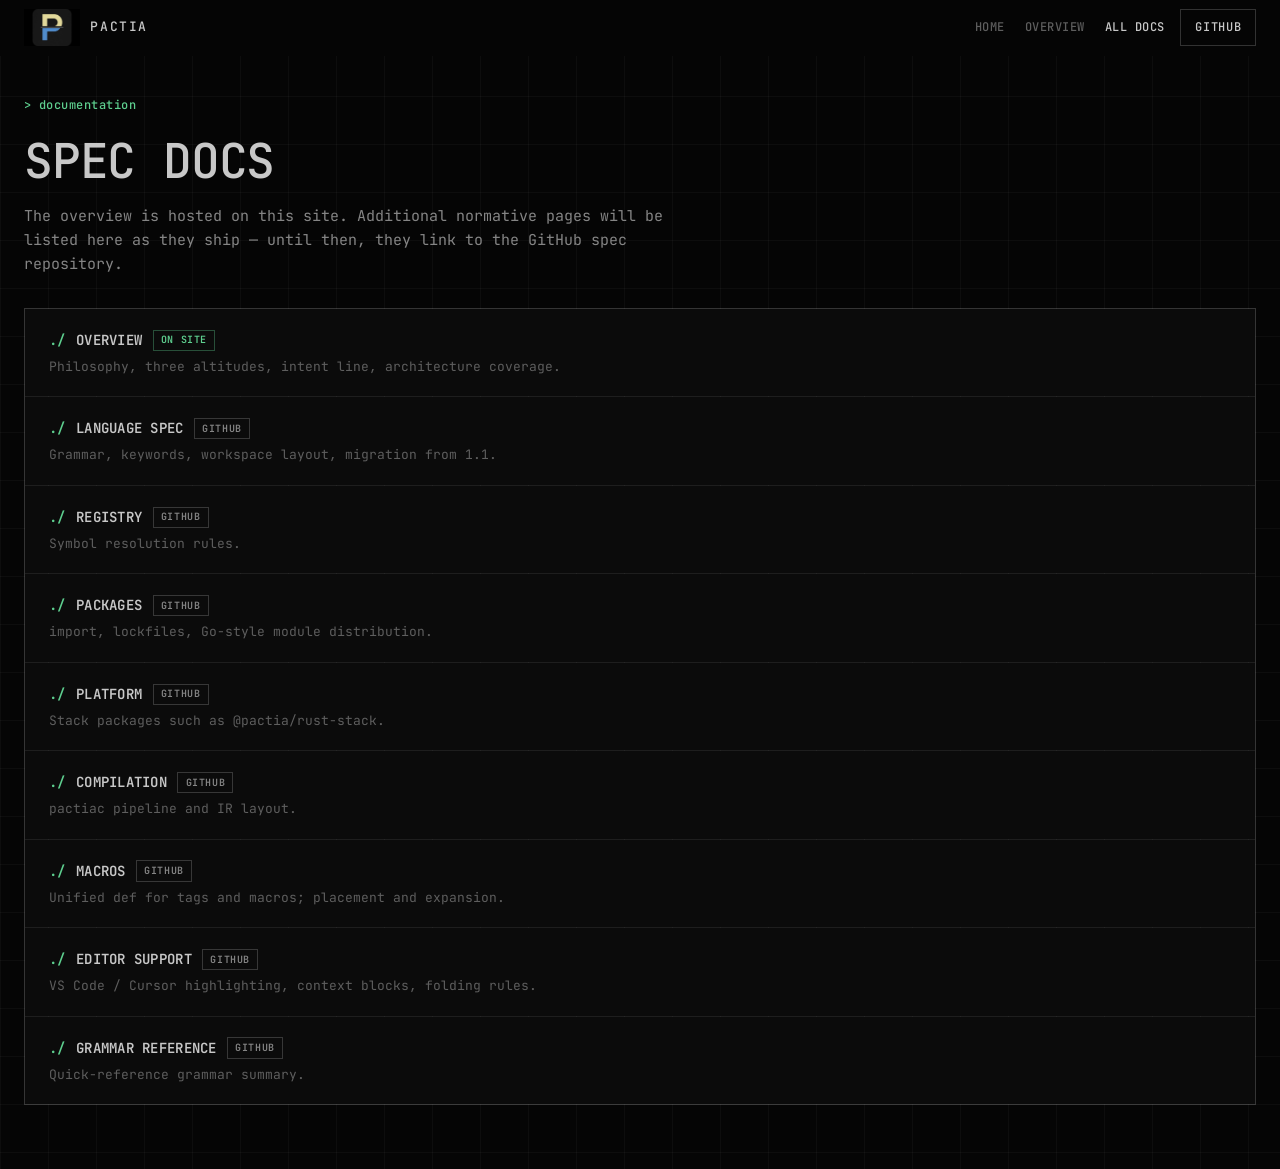
<file: docs/index.html>
<!doctype html>
<html lang="en">
  <head>
    <meta charset="UTF-8" />
    <meta name="viewport" content="width=device-width, initial-scale=1.0" />
    <meta
      name="description"
      content="Pactia documentation — overview and links to the full language specification."
    />
    <title>Documentation — Pactia</title>
    <link rel="icon" href="../assets/pactia-logo.png" type="image/png" />
    <link rel="preconnect" href="https://fonts.googleapis.com" />
    <link rel="preconnect" href="https://fonts.gstatic.com" crossorigin />
    <link
      href="https://fonts.googleapis.com/css2?family=Inter:wght@400;500;600&family=JetBrains+Mono:wght@400;500;600&display=swap"
      rel="stylesheet"
    />
    <link rel="stylesheet" href="../assets/site.css" />
    <link rel="stylesheet" href="../assets/docs.css" />
    <script src="../assets/site-nav.js"></script>
    <script src="../assets/docs.js"></script>
  </head>
  <body class="docs-page" data-nav-page="all-docs">
    <a class="skip-link" href="#main">Skip to content</a>

    <header class="site-header">
      <div class="container">
        <a class="brand" data-site-brand href="../index.html">
          <img
            class="brand__logo"
            src="../assets/pactia-logo.png"
            alt=""
            height="40"
          />
          PACTIA
        </a>
        <div class="site-header__actions" data-site-header-actions></div>
      </div>
    </header>

    <main id="main" class="container docs-layout docs-layout--index">
      <div class="docs-main">
        <p class="label">&gt; documentation</p>
        <h1 class="display-lg" style="margin-bottom: 1rem">Spec docs</h1>
        <p class="docs-index-intro">
          The overview is hosted on this site. Additional normative pages will be
          listed here as they ship — until then, they link to the GitHub spec
          repository.
        </p>

        <div class="docs-index-list">
          <a class="docs-index-row" href="overview.html">
            <span class="docs-index-row__title">
              Overview
              <span class="docs-badge docs-badge--hosted">On site</span>
            </span>
            <span class="docs-index-row__desc">
              Philosophy, three altitudes, intent line, architecture coverage.
            </span>
          </a>
          <a
            class="docs-index-row"
            href="https://github.com/pactia-lang/spec/blob/main/docs/language-spec.md"
            target="_blank"
            rel="noopener noreferrer"
          >
            <span class="docs-index-row__title">
              Language spec
              <span class="docs-badge docs-badge--soon">GitHub</span>
            </span>
            <span class="docs-index-row__desc">
              Grammar, keywords, workspace layout, migration from 1.1.
            </span>
          </a>
          <a
            class="docs-index-row"
            href="https://github.com/pactia-lang/spec/blob/main/docs/registry.md"
            target="_blank"
            rel="noopener noreferrer"
          >
            <span class="docs-index-row__title">
              Registry
              <span class="docs-badge docs-badge--soon">GitHub</span>
            </span>
            <span class="docs-index-row__desc">Symbol resolution rules.</span>
          </a>
          <a
            class="docs-index-row"
            href="https://github.com/pactia-lang/spec/blob/main/docs/packages.md"
            target="_blank"
            rel="noopener noreferrer"
          >
            <span class="docs-index-row__title">
              Packages
              <span class="docs-badge docs-badge--soon">GitHub</span>
            </span>
            <span class="docs-index-row__desc">
              import, lockfiles, Go-style module distribution.
            </span>
          </a>
          <a
            class="docs-index-row"
            href="https://github.com/pactia-lang/spec/blob/main/docs/platform.md"
            target="_blank"
            rel="noopener noreferrer"
          >
            <span class="docs-index-row__title">
              Platform
              <span class="docs-badge docs-badge--soon">GitHub</span>
            </span>
            <span class="docs-index-row__desc">
              Stack packages such as @pactia/rust-stack.
            </span>
          </a>
          <a
            class="docs-index-row"
            href="https://github.com/pactia-lang/spec/blob/main/docs/compilation.md"
            target="_blank"
            rel="noopener noreferrer"
          >
            <span class="docs-index-row__title">
              Compilation
              <span class="docs-badge docs-badge--soon">GitHub</span>
            </span>
            <span class="docs-index-row__desc">pactiac pipeline and IR layout.</span>
          </a>
          <a
            class="docs-index-row"
            href="https://github.com/pactia-lang/spec/blob/main/docs/macros.md"
            target="_blank"
            rel="noopener noreferrer"
          >
            <span class="docs-index-row__title">
              Macros
              <span class="docs-badge docs-badge--soon">GitHub</span>
            </span>
            <span class="docs-index-row__desc">Unified def for tags and macros; placement and expansion.</span>
          </a>
          <a
            class="docs-index-row"
            href="https://github.com/pactia-lang/spec/blob/main/docs/editor-support.md"
            target="_blank"
            rel="noopener noreferrer"
          >
            <span class="docs-index-row__title">
              Editor support
              <span class="docs-badge docs-badge--soon">GitHub</span>
            </span>
            <span class="docs-index-row__desc">VS Code / Cursor highlighting, context blocks, folding rules.</span>
          </a>
          <a
            class="docs-index-row"
            href="https://github.com/pactia-lang/spec/blob/main/docs/grammar-reference.md"
            target="_blank"
            rel="noopener noreferrer"
          >
            <span class="docs-index-row__title">
              Grammar reference
              <span class="docs-badge docs-badge--soon">GitHub</span>
            </span>
            <span class="docs-index-row__desc">Quick-reference grammar summary.</span>
          </a>
        </div>
      </div>
    </main>

  </body>
</html>
</file>
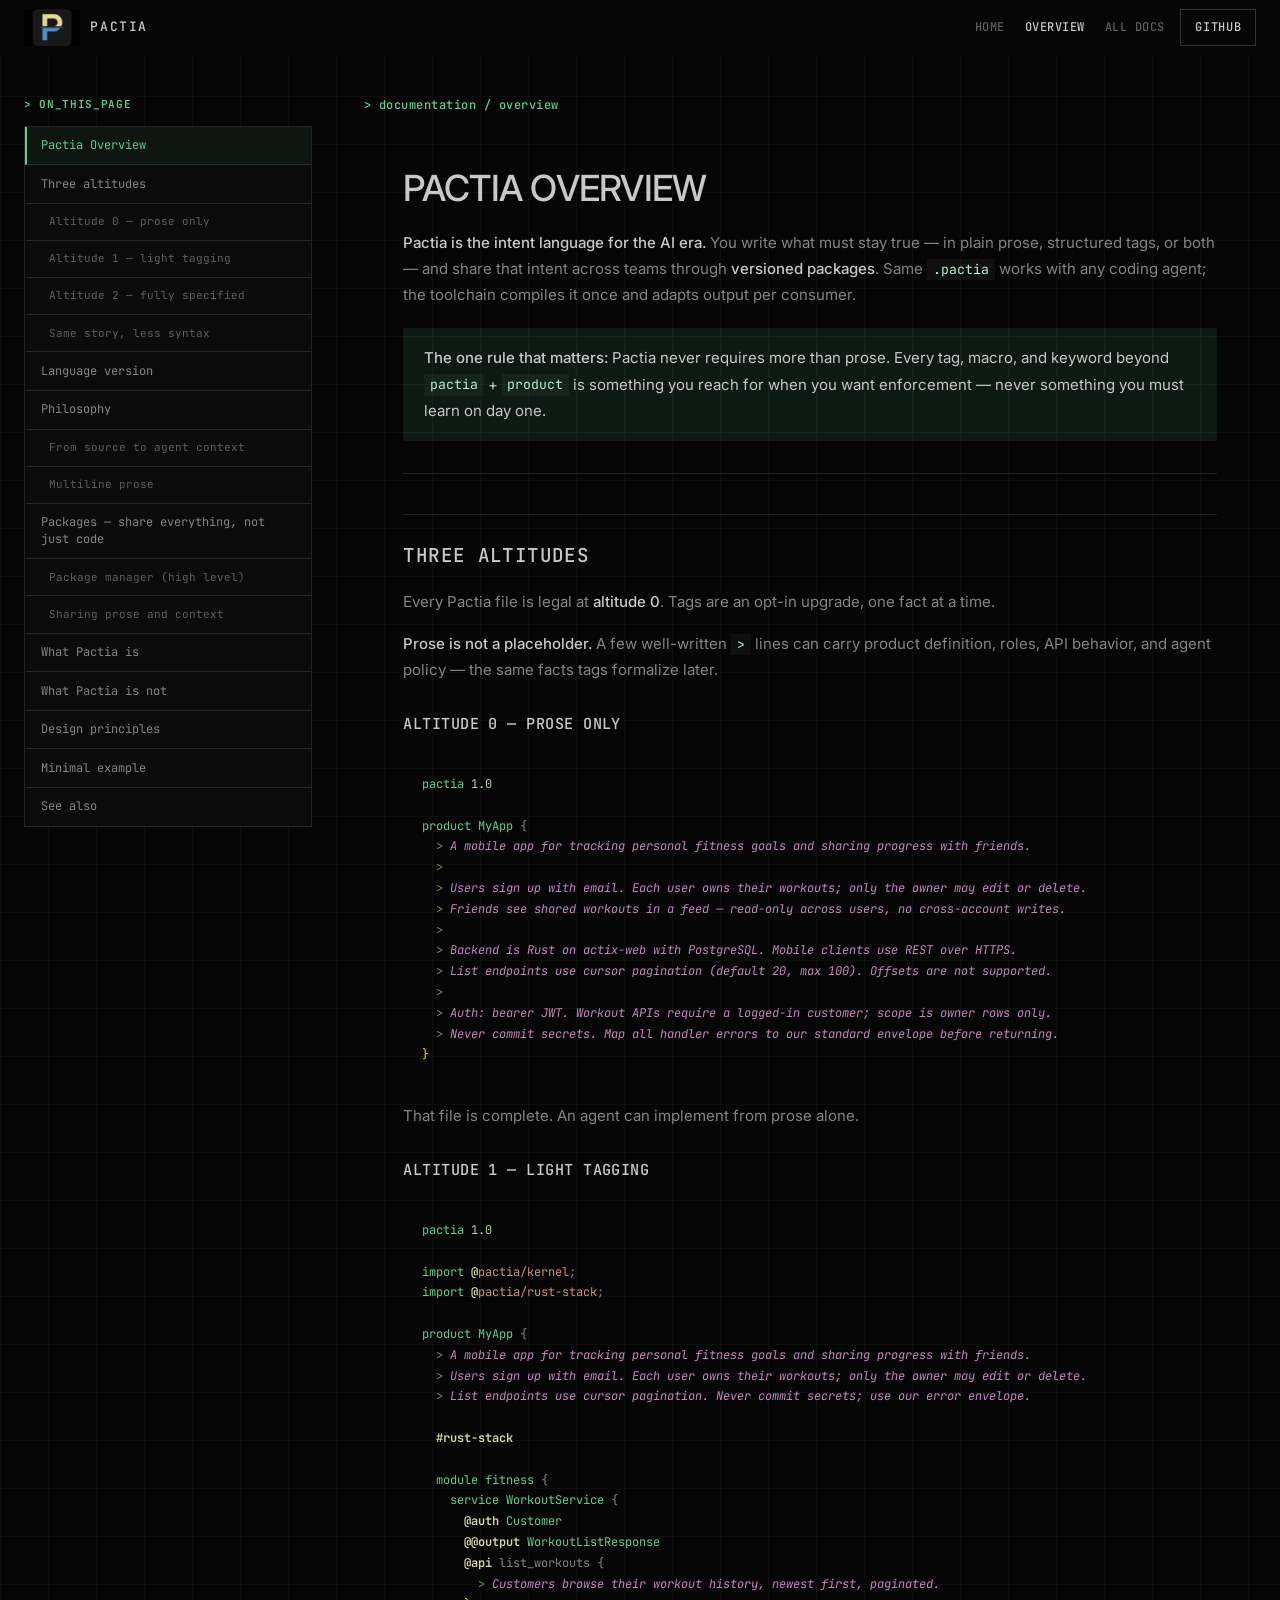
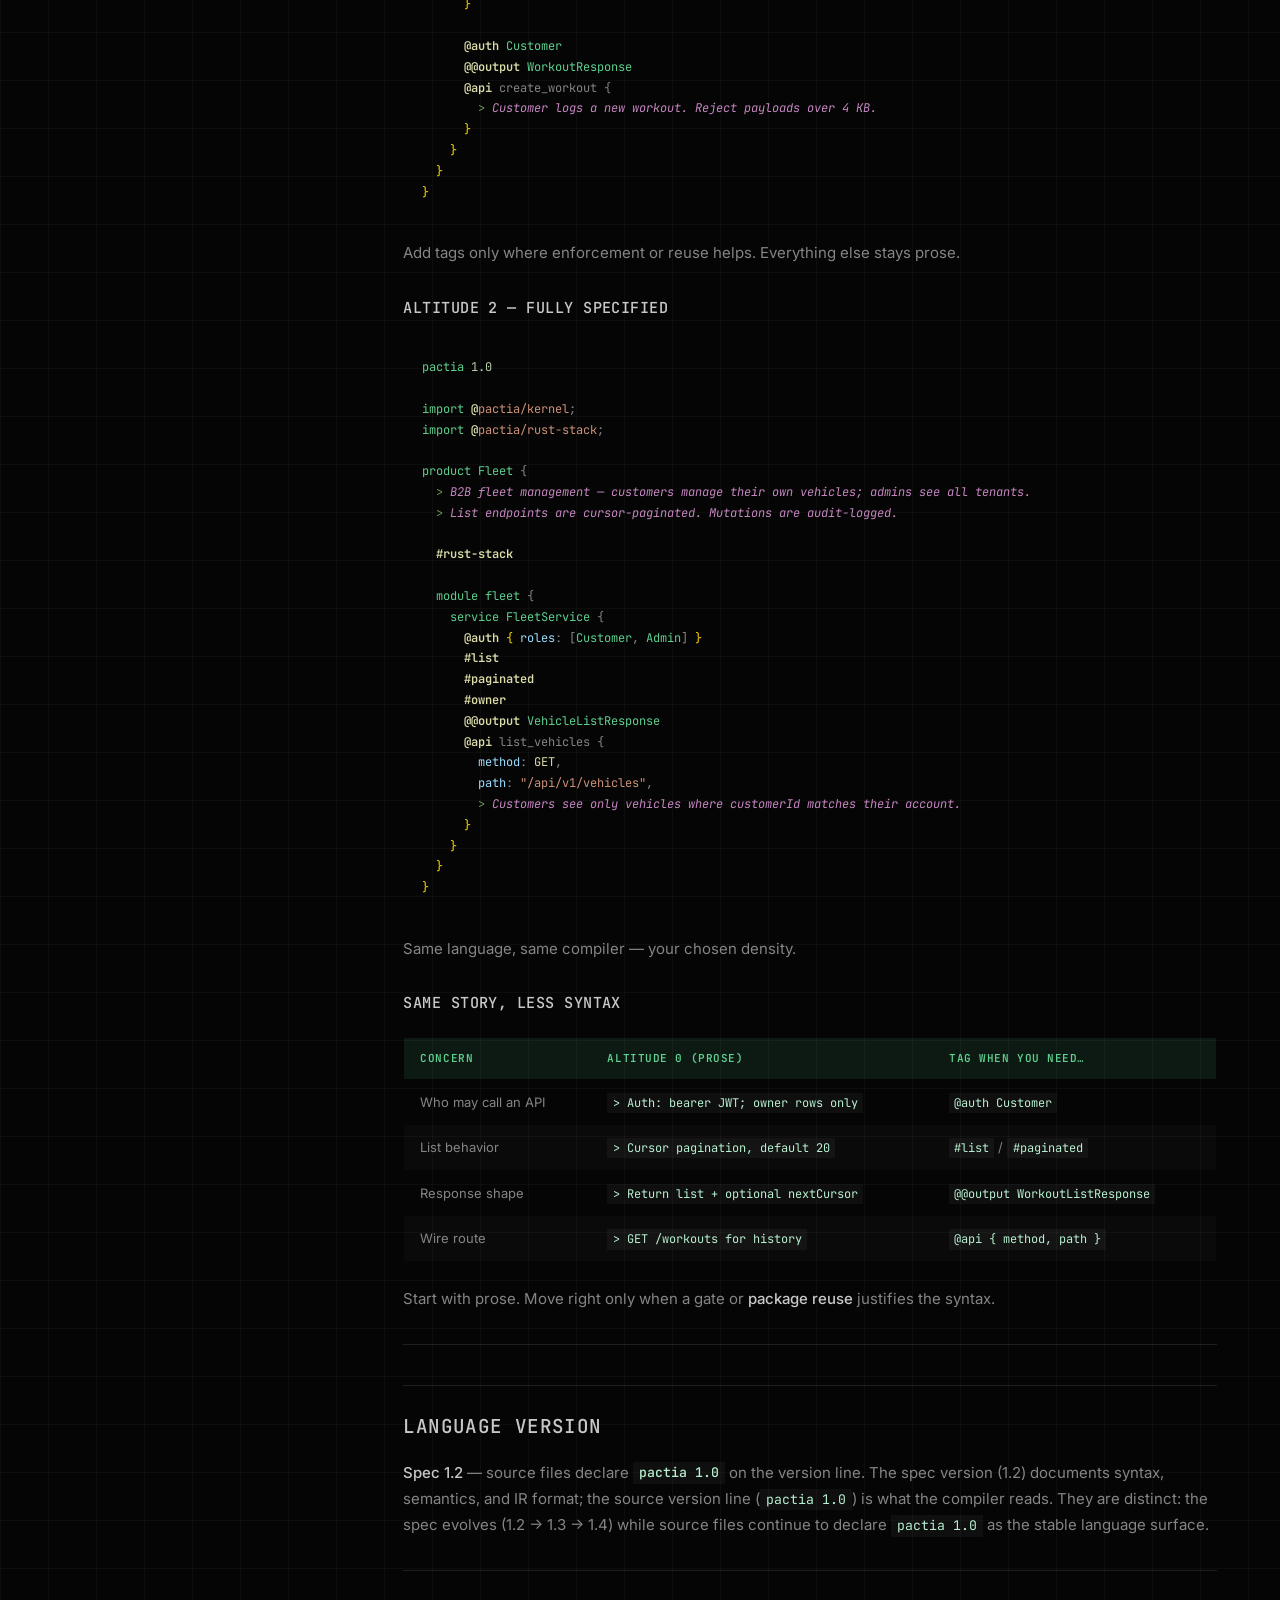
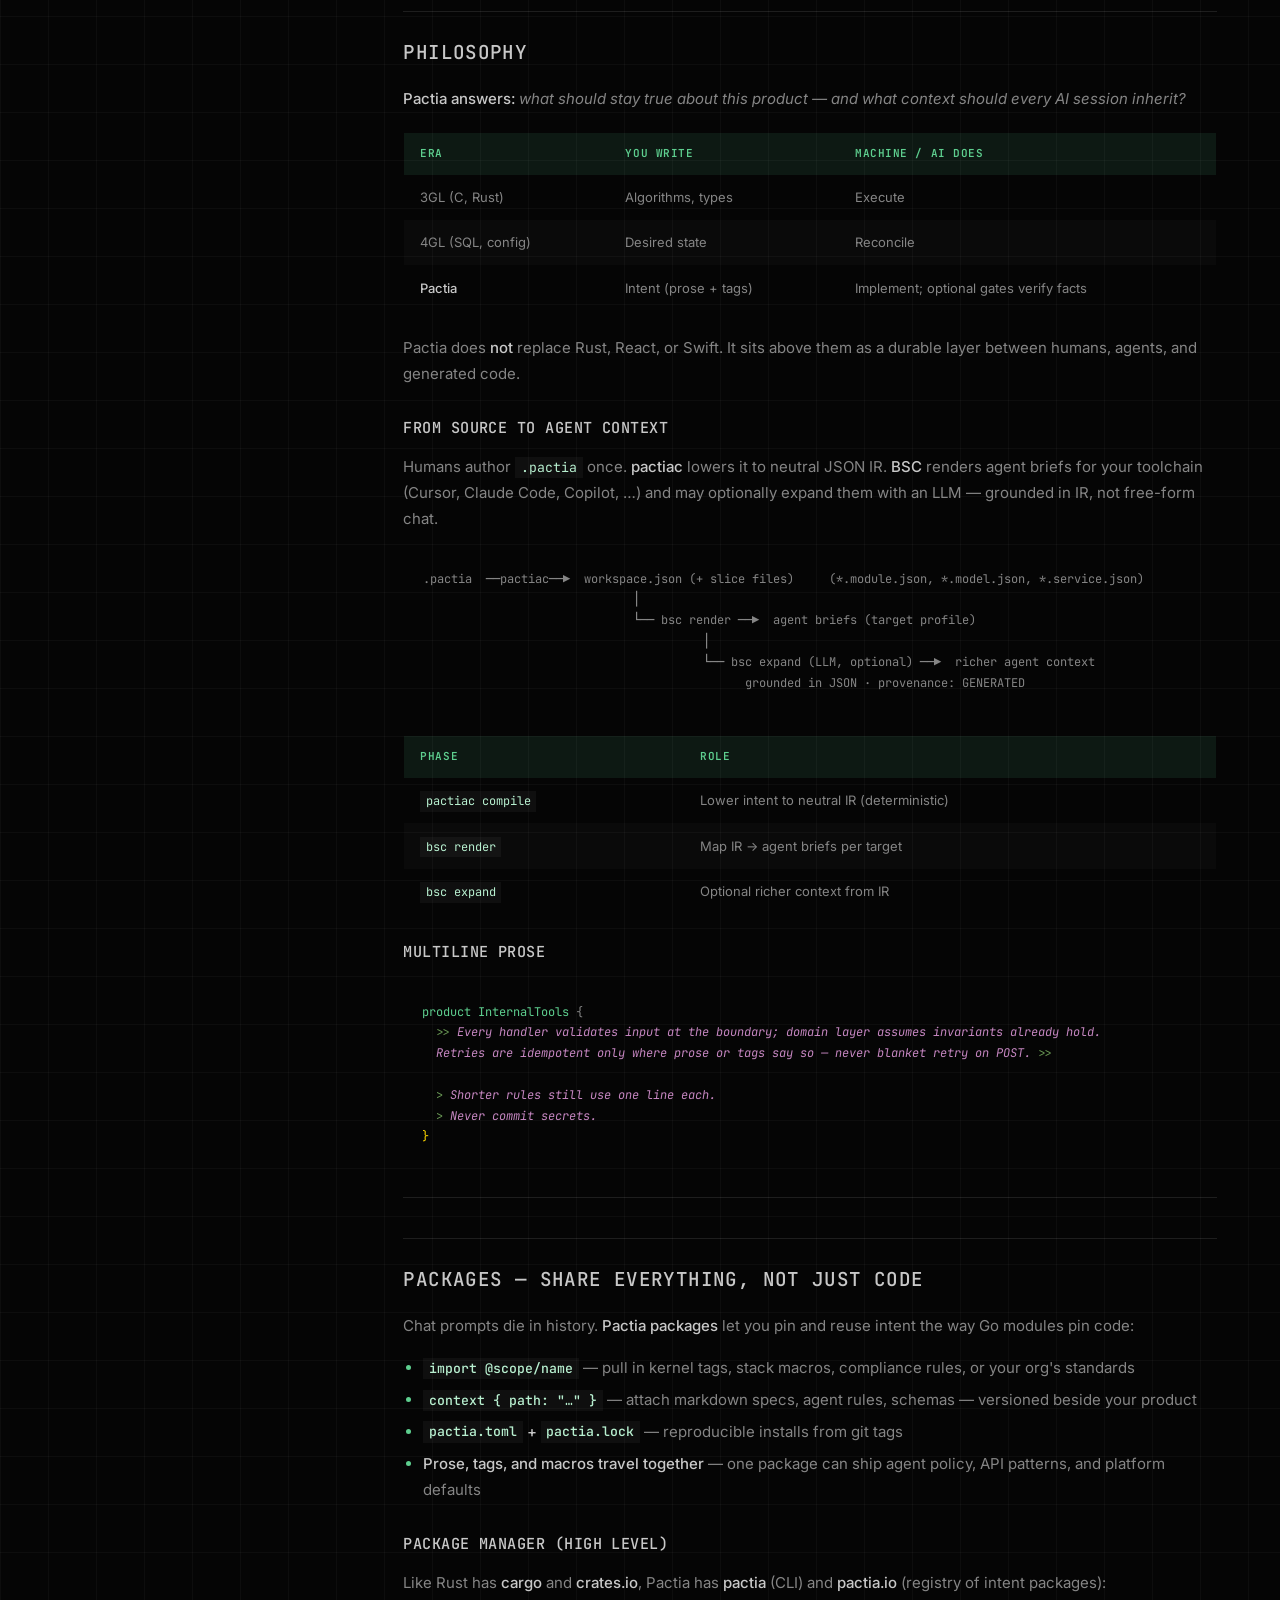
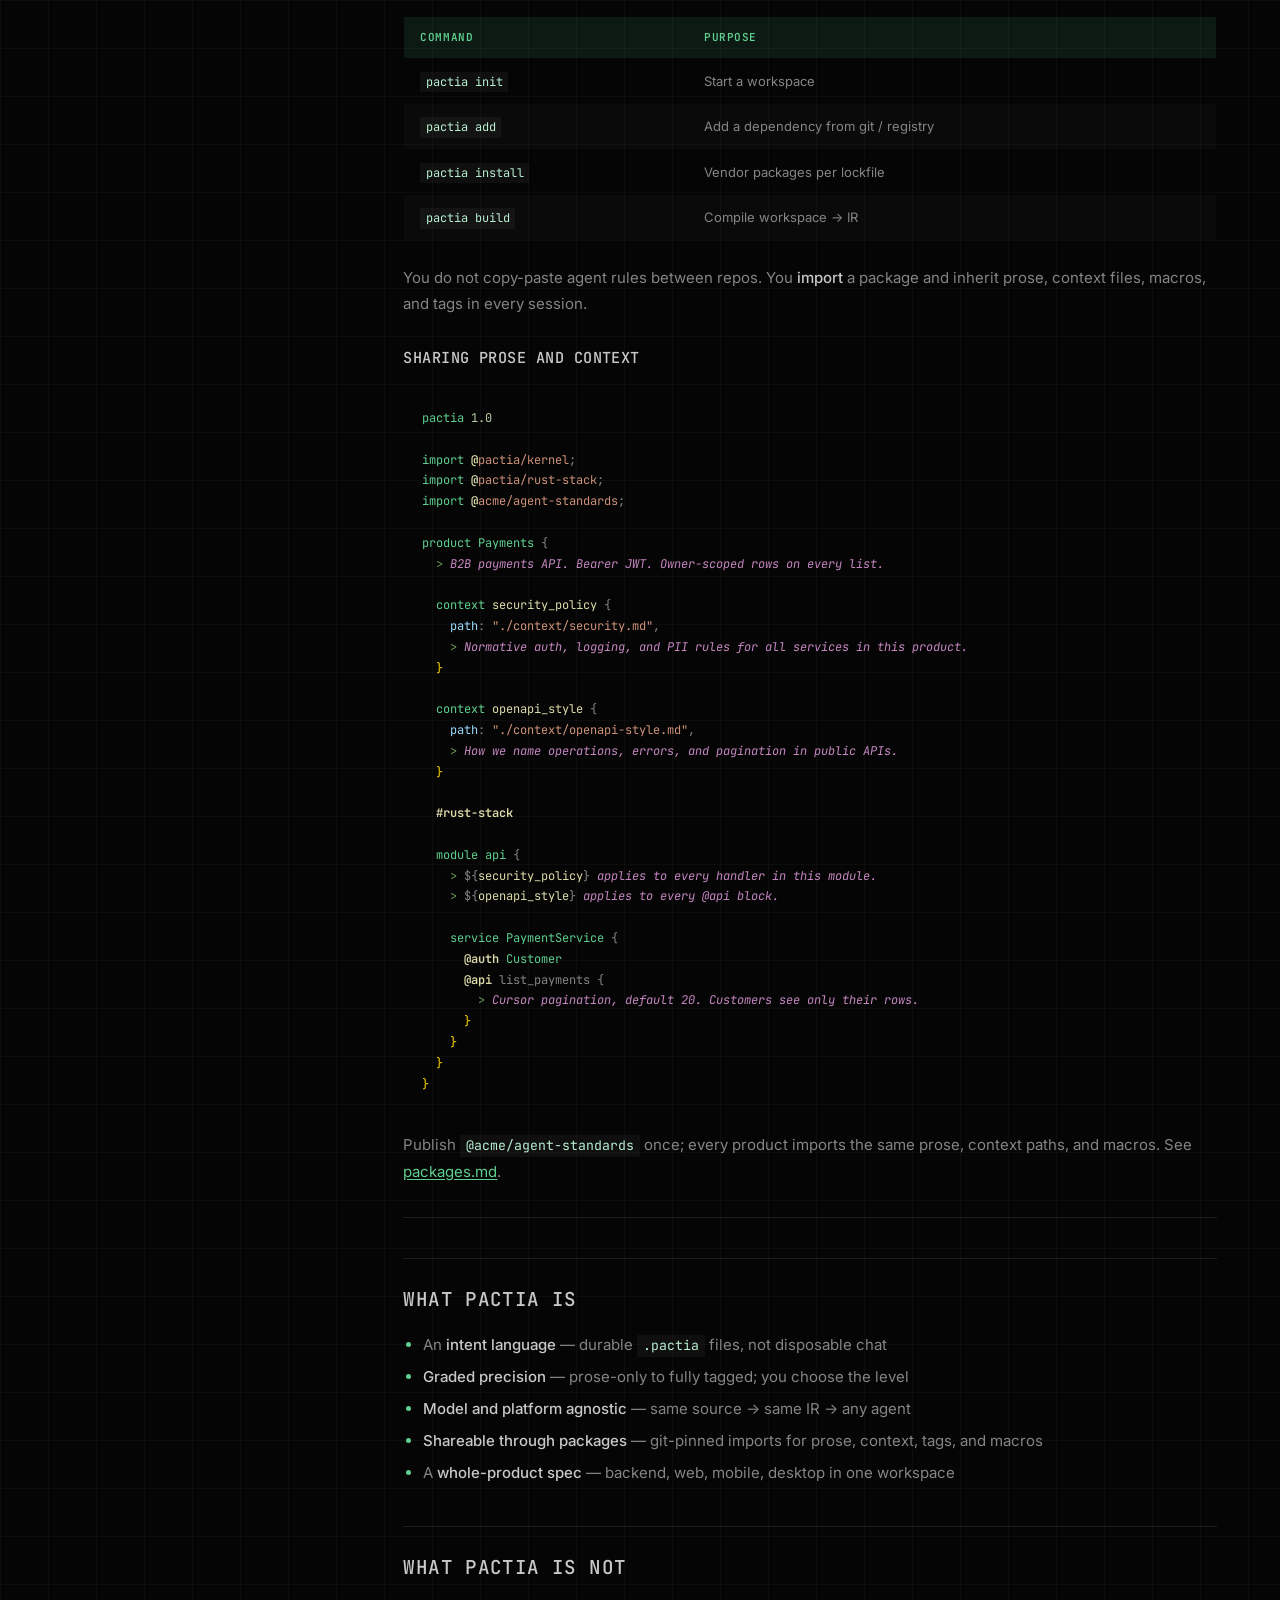
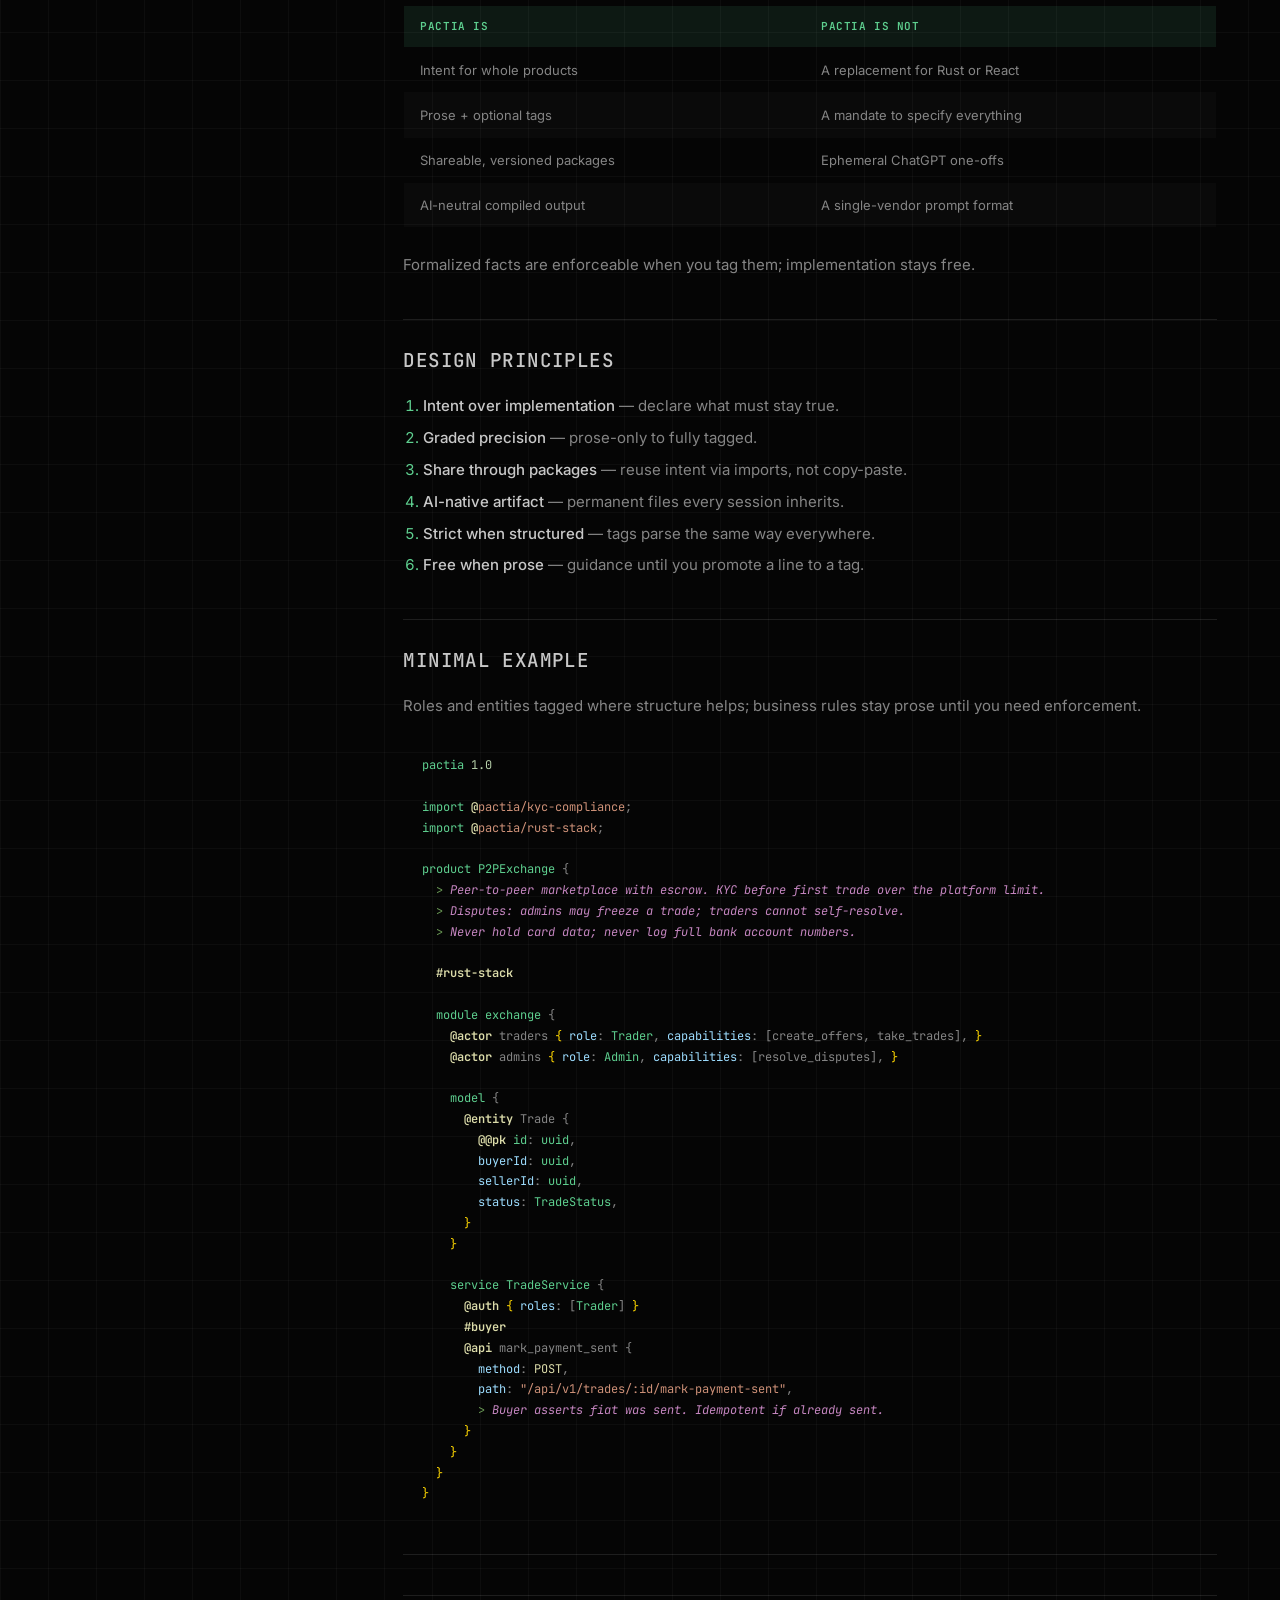
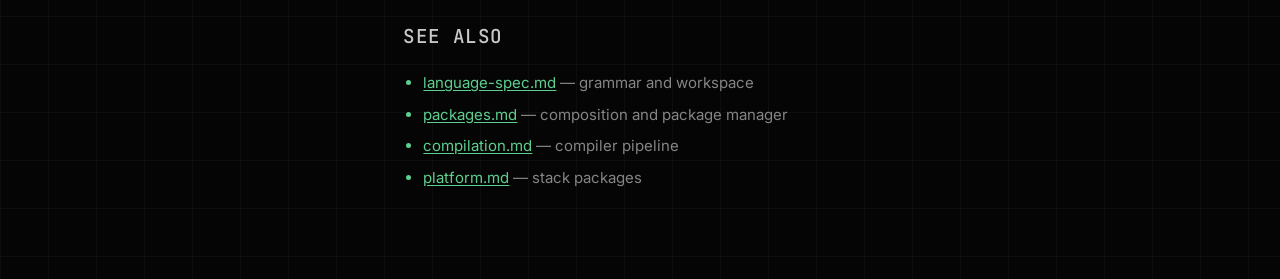
<file: docs/overview.html>
<!doctype html>
<html lang="en">
  <head>
    <meta charset="UTF-8" />
    <meta name="viewport" content="width=device-width, initial-scale=1.0" />
    <meta
      name="description"
      content="Pactia overview — AI-native product intent, three altitudes, packages, and the toolchain."
    />
    <title>Overview — Pactia</title>
    <link rel="icon" href="../assets/pactia-logo.png" type="image/png" />
    <link rel="preconnect" href="https://fonts.googleapis.com" />
    <link rel="preconnect" href="https://fonts.gstatic.com" crossorigin />
    <link
      href="https://fonts.googleapis.com/css2?family=Inter:wght@400;500;600&family=JetBrains+Mono:wght@400;500;600&display=swap"
      rel="stylesheet"
    />
    <link rel="stylesheet" href="../assets/site.css" />
    <link rel="stylesheet" href="../assets/docs.css" />
    <script src="../assets/site-nav.js"></script>
    <script src="../assets/docs.js"></script>
  </head>
  <body class="docs-page" data-nav-page="overview">
    <a class="skip-link" href="#main">Skip to content</a>

    <header class="site-header">
      <div class="container">
        <a class="brand" data-site-brand href="../index.html">
          <img
            class="brand__logo"
            src="../assets/pactia-logo.png"
            alt=""
            height="40"
          />
          PACTIA
        </a>
        <div class="site-header__actions" data-site-header-actions></div>
      </div>
    </header>

    <div class="docs-layout container">
      <aside class="docs-sidebar" aria-label="On this page">
        <p class="docs-sidebar__label">&gt; on_this_page</p>
        <nav class="docs-toc" id="docs-toc"></nav>
      </aside>

      <main id="main" class="docs-main">
        <p class="label">&gt; documentation / overview</p>
        <article class="docs-content" id="docs-content">
<h1 id="pactia-overview">Pactia Overview</h1>
<p><strong>Pactia is the intent language for the AI era.</strong> You write what must stay true — in plain prose, structured tags, or both — and share that intent across teams through <strong>versioned packages</strong>. Same <code>.pactia</code> works with any coding agent; the toolchain compiles it once and adapts output per consumer.</p>
<blockquote>
<p><strong>The one rule that matters:</strong> Pactia never requires more than prose. Every tag, macro, and keyword beyond <code>pactia</code> + <code>product</code> is something you reach for when you want enforcement — never something you must learn on day one.</p>
</blockquote>
<hr>
<h2 id="three-altitudes">Three altitudes</h2>
<p>Every Pactia file is legal at <strong>altitude 0</strong>. Tags are an opt-in upgrade, one fact at a time.</p>
<p><strong>Prose is not a placeholder.</strong> A few well-written <code>&gt;</code> lines can carry product definition, roles, API behavior, and agent policy — the same facts tags formalize later.</p>
<h3 id="altitude-0--prose-only">Altitude 0 — prose only</h3>
<pre class="docs-pre docs-pre--pactia"><code class="docs-code docs-code--pactia pactia-highlight"><span class="pactia-tm-keyword">pactia</span> <span class="pactia-tm-number">1.0</span>

<span class="pactia-tm-keyword">product</span> <span class="pactia-tm-type">MyApp</span> {
  <span class="pactia-tm-prose-marker">&gt; </span><span class="pactia-tm-prose">A mobile app for tracking personal fitness goals and sharing progress with friends.</span>
  <span class="pactia-tm-prose-marker">&gt;</span>
  <span class="pactia-tm-prose-marker">&gt; </span><span class="pactia-tm-prose">Users sign up with email. Each user owns their workouts; only the owner may edit or delete.</span>
  <span class="pactia-tm-prose-marker">&gt; </span><span class="pactia-tm-prose">Friends see shared workouts in a feed — read-only across users, no cross-account writes.</span>
  <span class="pactia-tm-prose-marker">&gt;</span>
  <span class="pactia-tm-prose-marker">&gt; </span><span class="pactia-tm-prose">Backend is Rust on actix-web with PostgreSQL. Mobile clients use REST over HTTPS.</span>
  <span class="pactia-tm-prose-marker">&gt; </span><span class="pactia-tm-prose">List endpoints use cursor pagination (default 20, max 100). Offsets are not supported.</span>
  <span class="pactia-tm-prose-marker">&gt;</span>
  <span class="pactia-tm-prose-marker">&gt; </span><span class="pactia-tm-prose">Auth: bearer JWT. Workout APIs require a logged-in customer; scope is owner rows only.</span>
  <span class="pactia-tm-prose-marker">&gt; </span><span class="pactia-tm-prose">Never commit secrets. Map all handler errors to our standard envelope before returning.</span>
<span class="pactia-tm-punct">}</span>
</code></pre><p>That file is complete. An agent can implement from prose alone.</p>
<h3 id="altitude-1--light-tagging">Altitude 1 — light tagging</h3>
<pre class="docs-pre docs-pre--pactia"><code class="docs-code docs-code--pactia pactia-highlight"><span class="pactia-tm-keyword">pactia</span> <span class="pactia-tm-number">1.0</span>

<span class="pactia-tm-keyword">import</span> <span class="pactia-tm-tag">@</span><span class="pactia-tm-path">pactia/kernel</span>;
<span class="pactia-tm-keyword">import</span> <span class="pactia-tm-tag">@</span><span class="pactia-tm-path">pactia/rust-stack</span>;

<span class="pactia-tm-keyword">product</span> <span class="pactia-tm-type">MyApp</span> {
  <span class="pactia-tm-prose-marker">&gt; </span><span class="pactia-tm-prose">A mobile app for tracking personal fitness goals and sharing progress with friends.</span>
  <span class="pactia-tm-prose-marker">&gt; </span><span class="pactia-tm-prose">Users sign up with email. Each user owns their workouts; only the owner may edit or delete.</span>
  <span class="pactia-tm-prose-marker">&gt; </span><span class="pactia-tm-prose">List endpoints use cursor pagination. Never commit secrets; use our error envelope.</span>

  <span class="pactia-tm-tag">#</span><span class="pactia-tm-tag">rust-stack</span>

  <span class="pactia-tm-keyword">module</span> <span class="pactia-tm-type">fitness</span> {
    <span class="pactia-tm-keyword">service</span> <span class="pactia-tm-type">WorkoutService</span> {
      <span class="pactia-tm-tag">@</span><span class="pactia-tm-tag">auth</span> <span class="pactia-tm-type">Customer</span>
      <span class="pactia-tm-tag">@@</span><span class="pactia-tm-tag">output</span> <span class="pactia-tm-type">WorkoutListResponse</span>
      <span class="pactia-tm-tag">@</span><span class="pactia-tm-tag">api</span> list_workouts {
        <span class="pactia-tm-prose-marker">&gt; </span><span class="pactia-tm-prose">Customers browse their workout history, newest first, paginated.</span>
<span class="pactia-tm-punct">      }</span>

      <span class="pactia-tm-tag">@</span><span class="pactia-tm-tag">auth</span> <span class="pactia-tm-type">Customer</span>
      <span class="pactia-tm-tag">@@</span><span class="pactia-tm-tag">output</span> <span class="pactia-tm-type">WorkoutResponse</span>
      <span class="pactia-tm-tag">@</span><span class="pactia-tm-tag">api</span> create_workout {
        <span class="pactia-tm-prose-marker">&gt; </span><span class="pactia-tm-prose">Customer logs a new workout. Reject payloads over 4 KB.</span>
<span class="pactia-tm-punct">      }</span>
<span class="pactia-tm-punct">    }</span>
<span class="pactia-tm-punct">  }</span>
<span class="pactia-tm-punct">}</span>
</code></pre><p>Add tags only where enforcement or reuse helps. Everything else stays prose.</p>
<h3 id="altitude-2--fully-specified">Altitude 2 — fully specified</h3>
<pre class="docs-pre docs-pre--pactia"><code class="docs-code docs-code--pactia pactia-highlight"><span class="pactia-tm-keyword">pactia</span> <span class="pactia-tm-number">1.0</span>

<span class="pactia-tm-keyword">import</span> <span class="pactia-tm-tag">@</span><span class="pactia-tm-path">pactia/kernel</span>;
<span class="pactia-tm-keyword">import</span> <span class="pactia-tm-tag">@</span><span class="pactia-tm-path">pactia/rust-stack</span>;

<span class="pactia-tm-keyword">product</span> <span class="pactia-tm-type">Fleet</span> {
  <span class="pactia-tm-prose-marker">&gt; </span><span class="pactia-tm-prose">B2B fleet management — customers manage their own vehicles; admins see all tenants.</span>
  <span class="pactia-tm-prose-marker">&gt; </span><span class="pactia-tm-prose">List endpoints are cursor-paginated. Mutations are audit-logged.</span>

  <span class="pactia-tm-tag">#</span><span class="pactia-tm-tag">rust-stack</span>

  <span class="pactia-tm-keyword">module</span> <span class="pactia-tm-type">fleet</span> {
    <span class="pactia-tm-keyword">service</span> <span class="pactia-tm-type">FleetService</span> {
      <span class="pactia-tm-tag">@</span><span class="pactia-tm-tag">auth</span> <span class="pactia-tm-punct">{</span> <span class="pactia-tm-key">roles</span>: [<span class="pactia-tm-type">Customer</span>, <span class="pactia-tm-type">Admin</span>] <span class="pactia-tm-punct">}</span>
      <span class="pactia-tm-tag">#</span><span class="pactia-tm-tag">list</span>
      <span class="pactia-tm-tag">#</span><span class="pactia-tm-tag">paginated</span>
      <span class="pactia-tm-tag">#</span><span class="pactia-tm-tag">owner</span>
      <span class="pactia-tm-tag">@@</span><span class="pactia-tm-tag">output</span> <span class="pactia-tm-type">VehicleListResponse</span>
      <span class="pactia-tm-tag">@</span><span class="pactia-tm-tag">api</span> list_vehicles {
        <span class="pactia-tm-key">method</span>: <span class="pactia-tm-constant">GET</span>,
        <span class="pactia-tm-key">path</span>: <span class="pactia-tm-string">&quot;</span><span class="pactia-tm-string">/api/v1/vehicles</span><span class="pactia-tm-string">&quot;</span>,
        <span class="pactia-tm-prose-marker">&gt; </span><span class="pactia-tm-prose">Customers see only vehicles where customerId matches their account.</span>
<span class="pactia-tm-punct">      }</span>
<span class="pactia-tm-punct">    }</span>
<span class="pactia-tm-punct">  }</span>
<span class="pactia-tm-punct">}</span>
</code></pre><p>Same language, same compiler — your chosen density.</p>
<h3 id="same-story-less-syntax">Same story, less syntax</h3>
<div class="docs-table-wrap"><table class="docs-table">
<thead>
<tr>
<th>Concern</th>
<th>Altitude 0 (prose)</th>
<th>Tag when you need…</th>
</tr>
</thead>
<tbody><tr>
<td>Who may call an API</td>
<td><code>&gt; Auth: bearer JWT; owner rows only</code></td>
<td><code>@auth Customer</code></td>
</tr>
<tr>
<td>List behavior</td>
<td><code>&gt; Cursor pagination, default 20</code></td>
<td><code>#list</code> / <code>#paginated</code></td>
</tr>
<tr>
<td>Response shape</td>
<td><code>&gt; Return list + optional nextCursor</code></td>
<td><code>@@output WorkoutListResponse</code></td>
</tr>
<tr>
<td>Wire route</td>
<td><code>&gt; GET /workouts for history</code></td>
<td><code>@api { method, path }</code></td>
</tr>
</tbody></table></div>
<p>Start with prose. Move right only when a gate or <strong>package reuse</strong> justifies the syntax.</p>
<hr>
<h2 id="language-version">Language version</h2>
<p><strong>Spec 1.2</strong> — source files declare <strong><code>pactia 1.0</code></strong> on the version line. The spec version (1.2) documents syntax, semantics, and IR format; the source version line (<code>pactia 1.0</code>) is what the compiler reads. They are distinct: the spec evolves (1.2 → 1.3 → 1.4) while source files continue to declare <code>pactia 1.0</code> as the stable language surface.</p>
<hr>
<h2 id="philosophy">Philosophy</h2>
<p><strong>Pactia answers:</strong> <em>what should stay true about this product — and what context should every AI session inherit?</em></p>
<div class="docs-table-wrap"><table class="docs-table">
<thead>
<tr>
<th>Era</th>
<th>You write</th>
<th>Machine / AI does</th>
</tr>
</thead>
<tbody><tr>
<td>3GL (C, Rust)</td>
<td>Algorithms, types</td>
<td>Execute</td>
</tr>
<tr>
<td>4GL (SQL, config)</td>
<td>Desired state</td>
<td>Reconcile</td>
</tr>
<tr>
<td><strong>Pactia</strong></td>
<td>Intent (prose + tags)</td>
<td>Implement; optional gates verify facts</td>
</tr>
</tbody></table></div>
<p>Pactia does <strong>not</strong> replace Rust, React, or Swift. It sits above them as a durable layer between humans, agents, and generated code.</p>
<h3 id="from-source-to-agent-context">From source to agent context</h3>
<p>Humans author <code>.pactia</code> once. <strong>pactiac</strong> lowers it to neutral JSON IR. <strong>BSC</strong> renders agent briefs for your toolchain (Cursor, Claude Code, Copilot, …) and may optionally expand them with an LLM — grounded in IR, not free-form chat.</p>
<pre class="docs-pre"><code class="docs-code docs-code--">.pactia  ──pactiac──▶  workspace.json (+ slice files)     (*.module.json, *.model.json, *.service.json)
                              │
                              └── bsc render ──▶  agent briefs (target profile)
                                        │
                                        └── bsc expand (LLM, optional) ──▶  richer agent context
                                              grounded in JSON · provenance: GENERATED</code></pre><div class="docs-table-wrap"><table class="docs-table">
<thead>
<tr>
<th>Phase</th>
<th>Role</th>
</tr>
</thead>
<tbody><tr>
<td><code>pactiac compile</code></td>
<td>Lower intent to neutral IR (deterministic)</td>
</tr>
<tr>
<td><code>bsc render</code></td>
<td>Map IR → agent briefs per target</td>
</tr>
<tr>
<td><code>bsc expand</code></td>
<td>Optional richer context from IR</td>
</tr>
</tbody></table></div>
<h3 id="multiline-prose">Multiline prose</h3>
<pre class="docs-pre docs-pre--pactia"><code class="docs-code docs-code--pactia pactia-highlight"><span class="pactia-tm-keyword">product</span> <span class="pactia-tm-type">InternalTools</span> {
  <span class="pactia-tm-prose-marker">&gt;&gt;</span> <span class="pactia-tm-prose">Every handler validates input at the boundary; domain layer assumes invariants already hold.</span>
<span class="pactia-tm-prose">  Retries are idempotent only where prose or tags say so — never blanket retry on POST. </span><span class="pactia-tm-prose-marker">&gt;&gt;</span>

  <span class="pactia-tm-prose-marker">&gt; </span><span class="pactia-tm-prose">Shorter rules still use one line each.</span>
  <span class="pactia-tm-prose-marker">&gt; </span><span class="pactia-tm-prose">Never commit secrets.</span>
<span class="pactia-tm-punct">}</span>
</code></pre><hr>
<h2 id="packages--share-everything-not-just-code">Packages — share everything, not just code</h2>
<p>Chat prompts die in history. <strong>Pactia packages</strong> let you pin and reuse intent the way Go modules pin code:</p>
<ul>
<li><strong><code>import @scope/name</code></strong> — pull in kernel tags, stack macros, compliance rules, or your org&#39;s standards</li>
<li><strong><code>context { path: &quot;…&quot; }</code></strong> — attach markdown specs, agent rules, schemas — versioned beside your product</li>
<li><strong><code>pactia.toml</code> + <code>pactia.lock</code></strong> — reproducible installs from git tags</li>
<li><strong>Prose, tags, and macros travel together</strong> — one package can ship agent policy, API patterns, and platform defaults</li>
</ul>
<h3 id="package-manager-high-level">Package manager (high level)</h3>
<p>Like Rust has <strong>cargo</strong> and <strong>crates.io</strong>, Pactia has <strong>pactia</strong> (CLI) and <strong>pactia.io</strong> (registry of intent packages):</p>
<div class="docs-table-wrap"><table class="docs-table">
<thead>
<tr>
<th>Command</th>
<th>Purpose</th>
</tr>
</thead>
<tbody><tr>
<td><code>pactia init</code></td>
<td>Start a workspace</td>
</tr>
<tr>
<td><code>pactia add</code></td>
<td>Add a dependency from git / registry</td>
</tr>
<tr>
<td><code>pactia install</code></td>
<td>Vendor packages per lockfile</td>
</tr>
<tr>
<td><code>pactia build</code></td>
<td>Compile workspace → IR</td>
</tr>
</tbody></table></div>
<p>You do not copy-paste agent rules between repos. You <strong>import</strong> a package and inherit prose, context files, macros, and tags in every session.</p>
<h3 id="sharing-prose-and-context">Sharing prose and context</h3>
<pre class="docs-pre docs-pre--pactia"><code class="docs-code docs-code--pactia pactia-highlight"><span class="pactia-tm-keyword">pactia</span> <span class="pactia-tm-number">1.0</span>

<span class="pactia-tm-keyword">import</span> <span class="pactia-tm-tag">@</span><span class="pactia-tm-path">pactia/kernel</span>;
<span class="pactia-tm-keyword">import</span> <span class="pactia-tm-tag">@</span><span class="pactia-tm-path">pactia/rust-stack</span>;
<span class="pactia-tm-keyword">import</span> <span class="pactia-tm-tag">@</span><span class="pactia-tm-path">acme/agent-standards</span>;

<span class="pactia-tm-keyword">product</span> <span class="pactia-tm-type">Payments</span> {
  <span class="pactia-tm-prose-marker">&gt; </span><span class="pactia-tm-prose">B2B payments API. Bearer JWT. Owner-scoped rows on every list.</span>

  <span class="pactia-tm-keyword">context</span> <span class="pactia-tm-constant">security_policy</span> {
    <span class="pactia-tm-key">path</span>: <span class="pactia-tm-string">&quot;</span><span class="pactia-tm-string">./context/security.md</span><span class="pactia-tm-string">&quot;</span>,
    <span class="pactia-tm-prose-marker">&gt; </span><span class="pactia-tm-prose">Normative auth, logging, and PII rules for all services in this product.</span>
<span class="pactia-tm-punct">  }</span>

  <span class="pactia-tm-keyword">context</span> <span class="pactia-tm-constant">openapi_style</span> {
    <span class="pactia-tm-key">path</span>: <span class="pactia-tm-string">&quot;</span><span class="pactia-tm-string">./context/openapi-style.md</span><span class="pactia-tm-string">&quot;</span>,
    <span class="pactia-tm-prose-marker">&gt; </span><span class="pactia-tm-prose">How we name operations, errors, and pagination in public APIs.</span>
<span class="pactia-tm-punct">  }</span>

  <span class="pactia-tm-tag">#</span><span class="pactia-tm-tag">rust-stack</span>

  <span class="pactia-tm-keyword">module</span> <span class="pactia-tm-type">api</span> {
    <span class="pactia-tm-prose-marker">&gt; </span>${<span class="pactia-tm-constant">security_policy</span>}<span class="pactia-tm-prose"> applies to every handler in this module.</span>
    <span class="pactia-tm-prose-marker">&gt; </span>${<span class="pactia-tm-constant">openapi_style</span>}<span class="pactia-tm-prose"> applies to every @api block.</span>

    <span class="pactia-tm-keyword">service</span> <span class="pactia-tm-type">PaymentService</span> {
      <span class="pactia-tm-tag">@</span><span class="pactia-tm-tag">auth</span> <span class="pactia-tm-type">Customer</span>
      <span class="pactia-tm-tag">@</span><span class="pactia-tm-tag">api</span> list_payments {
        <span class="pactia-tm-prose-marker">&gt; </span><span class="pactia-tm-prose">Cursor pagination, default 20. Customers see only their rows.</span>
<span class="pactia-tm-punct">      }</span>
<span class="pactia-tm-punct">    }</span>
<span class="pactia-tm-punct">  }</span>
<span class="pactia-tm-punct">}</span>
</code></pre><p>Publish <code>@acme/agent-standards</code> once; every product imports the same prose, context paths, and macros. See <a href="https://github.com/pactia-lang/spec/blob/main/docs/packages.md" target="_blank" rel="noopener noreferrer">packages.md</a>.</p>
<hr>
<h2 id="what-pactia-is">What Pactia is</h2>
<ul>
<li>An <strong>intent language</strong> — durable <code>.pactia</code> files, not disposable chat</li>
<li><strong>Graded precision</strong> — prose-only to fully tagged; you choose the level</li>
<li><strong>Model and platform agnostic</strong> — same source → same IR → any agent</li>
<li><strong>Shareable through packages</strong> — git-pinned imports for prose, context, tags, and macros</li>
<li>A <strong>whole-product spec</strong> — backend, web, mobile, desktop in one workspace</li>
</ul>
<h2 id="what-pactia-is-not">What Pactia is not</h2>
<div class="docs-table-wrap"><table class="docs-table">
<thead>
<tr>
<th>Pactia is</th>
<th>Pactia is not</th>
</tr>
</thead>
<tbody><tr>
<td>Intent for whole products</td>
<td>A replacement for Rust or React</td>
</tr>
<tr>
<td>Prose + optional tags</td>
<td>A mandate to specify everything</td>
</tr>
<tr>
<td>Shareable, versioned packages</td>
<td>Ephemeral ChatGPT one-offs</td>
</tr>
<tr>
<td>AI-neutral compiled output</td>
<td>A single-vendor prompt format</td>
</tr>
</tbody></table></div>
<p>Formalized facts are enforceable when you tag them; implementation stays free.</p>
<h2 id="design-principles">Design principles</h2>
<ol>
<li><strong>Intent over implementation</strong> — declare what must stay true.</li>
<li><strong>Graded precision</strong> — prose-only to fully tagged.</li>
<li><strong>Share through packages</strong> — reuse intent via imports, not copy-paste.</li>
<li><strong>AI-native artifact</strong> — permanent files every session inherits.</li>
<li><strong>Strict when structured</strong> — tags parse the same way everywhere.</li>
<li><strong>Free when prose</strong> — guidance until you promote a line to a tag.</li>
</ol>
<h2 id="minimal-example">Minimal example</h2>
<p>Roles and entities tagged where structure helps; business rules stay prose until you need enforcement.</p>
<pre class="docs-pre docs-pre--pactia"><code class="docs-code docs-code--pactia pactia-highlight"><span class="pactia-tm-keyword">pactia</span> <span class="pactia-tm-number">1.0</span>

<span class="pactia-tm-keyword">import</span> <span class="pactia-tm-tag">@</span><span class="pactia-tm-path">pactia/kyc-compliance</span>;
<span class="pactia-tm-keyword">import</span> <span class="pactia-tm-tag">@</span><span class="pactia-tm-path">pactia/rust-stack</span>;

<span class="pactia-tm-keyword">product</span> <span class="pactia-tm-type">P2PExchange</span> {
  <span class="pactia-tm-prose-marker">&gt; </span><span class="pactia-tm-prose">Peer-to-peer marketplace with escrow. KYC before first trade over the platform limit.</span>
  <span class="pactia-tm-prose-marker">&gt; </span><span class="pactia-tm-prose">Disputes: admins may freeze a trade; traders cannot self-resolve.</span>
  <span class="pactia-tm-prose-marker">&gt; </span><span class="pactia-tm-prose">Never hold card data; never log full bank account numbers.</span>

  <span class="pactia-tm-tag">#</span><span class="pactia-tm-tag">rust-stack</span>

  <span class="pactia-tm-keyword">module</span> <span class="pactia-tm-type">exchange</span> {
    <span class="pactia-tm-tag">@</span><span class="pactia-tm-tag">actor</span> traders <span class="pactia-tm-punct">{</span> <span class="pactia-tm-key">role</span>: <span class="pactia-tm-type">Trader</span>, <span class="pactia-tm-key">capabilities</span>: [create_offers, take_trades], <span class="pactia-tm-punct">}</span>
    <span class="pactia-tm-tag">@</span><span class="pactia-tm-tag">actor</span> admins <span class="pactia-tm-punct">{</span> <span class="pactia-tm-key">role</span>: <span class="pactia-tm-type">Admin</span>, <span class="pactia-tm-key">capabilities</span>: [resolve_disputes], <span class="pactia-tm-punct">}</span>

    <span class="pactia-tm-keyword">model</span> {
      <span class="pactia-tm-tag">@</span><span class="pactia-tm-tag">entity</span> Trade {
        <span class="pactia-tm-tag">@@</span><span class="pactia-tm-tag">pk</span> <span class="pactia-tm-type">id</span>: <span class="pactia-tm-type">uuid</span>,
        <span class="pactia-tm-key">buyerId</span>: <span class="pactia-tm-type">uuid</span>,
        <span class="pactia-tm-key">sellerId</span>: <span class="pactia-tm-type">uuid</span>,
        <span class="pactia-tm-key">status</span>: <span class="pactia-tm-type">TradeStatus</span>,
<span class="pactia-tm-punct">      }</span>
<span class="pactia-tm-punct">    }</span>

    <span class="pactia-tm-keyword">service</span> <span class="pactia-tm-type">TradeService</span> {
      <span class="pactia-tm-tag">@</span><span class="pactia-tm-tag">auth</span> <span class="pactia-tm-punct">{</span> <span class="pactia-tm-key">roles</span>: [<span class="pactia-tm-type">Trader</span>] <span class="pactia-tm-punct">}</span>
      <span class="pactia-tm-tag">#</span><span class="pactia-tm-tag">buyer</span>
      <span class="pactia-tm-tag">@</span><span class="pactia-tm-tag">api</span> mark_payment_sent {
        <span class="pactia-tm-key">method</span>: <span class="pactia-tm-constant">POST</span>,
        <span class="pactia-tm-key">path</span>: <span class="pactia-tm-string">&quot;</span><span class="pactia-tm-string">/api/v1/trades/:id/mark-payment-sent</span><span class="pactia-tm-string">&quot;</span>,
        <span class="pactia-tm-prose-marker">&gt; </span><span class="pactia-tm-prose">Buyer asserts fiat was sent. Idempotent if already sent.</span>
<span class="pactia-tm-punct">      }</span>
<span class="pactia-tm-punct">    }</span>
<span class="pactia-tm-punct">  }</span>
<span class="pactia-tm-punct">}</span>
</code></pre><hr>
<h2 id="see-also">See also</h2>
<ul>
<li><a href="https://github.com/pactia-lang/spec/blob/main/docs/language-spec.md" target="_blank" rel="noopener noreferrer">language-spec.md</a> — grammar and workspace</li>
<li><a href="https://github.com/pactia-lang/spec/blob/main/docs/packages.md" target="_blank" rel="noopener noreferrer">packages.md</a> — composition and package manager</li>
<li><a href="https://github.com/pactia-lang/spec/blob/main/docs/compilation.md" target="_blank" rel="noopener noreferrer">compilation.md</a> — compiler pipeline</li>
<li><a href="https://github.com/pactia-lang/spec/blob/main/docs/platform.md" target="_blank" rel="noopener noreferrer">platform.md</a> — stack packages</li>
</ul>

        </article>
        <footer class="docs-footer">
          <p>
            Other spec pages (language-spec, packages, compilation, …) are on
            <a href="index.html">the docs index</a> — hosted here as they ship;
            until then, links open the GitHub spec repo.
          </p>
        </footer>
      </main>
    </div>

  </body>
</html>
</file>
<file: assets/site.css>
:root{color-scheme:dark;--bg: #050505;--bg-card: #0b0b0b;--border: rgb(255 255 255 / 10%);--border-strong: rgb(255 255 255 / 18%);--text: #c8c8c8;--text-secondary: #858585;--text-tertiary: #5e5e5e;--accent: #5ecf8f;--accent-dim: #45b877;--accent-hover: #7ee0a8;--accent-subtle: rgb(94 207 143 / 8%);--accent-faint: rgb(94 207 143 / 6%);--accent-border: rgb(94 207 143 / 35%);--font-mono: "JetBrains Mono", ui-monospace, monospace;--max: 1280px;--nav-h: 56px;--section-pad: clamp(6rem, 14vh, 10rem)}*,*:before,*:after{box-sizing:border-box;border-radius:0}html{scroll-behavior:smooth}@media(prefers-reduced-motion:reduce){html{scroll-behavior:auto}*,*:before,*:after{animation-duration:.01ms!important;animation-iteration-count:1!important;transition-duration:.01ms!important}}body{margin:0;font-family:var(--font-mono);font-size:15px;line-height:1.6;color:var(--text);background-color:var(--bg);background-image:linear-gradient(rgb(255 255 255 / 3%) 1px,transparent 1px),linear-gradient(90deg,rgb(255 255 255 / 3%) 1px,transparent 1px);background-size:48px 48px;-webkit-font-smoothing:antialiased}a{color:inherit;text-decoration:none}a:focus-visible,button:focus-visible{outline:1px solid var(--accent);outline-offset:0}.skip-link{position:absolute;left:-9999px;top:0;z-index:100;padding:.75rem 1rem;background:var(--accent);color:var(--bg);font-weight:600}.skip-link:focus{left:1rem;top:1rem}.container{width:min(100% - 3rem,var(--max));margin-inline:auto}.site-header{position:fixed;inset:0 0 auto;z-index:50;height:var(--nav-h);border-bottom:1px solid transparent;background:var(--bg);transition:border-color .2s ease}.site-header.is-scrolled{border-bottom-color:var(--border)}.site-header .container{display:flex;align-items:center;justify-content:space-between;height:100%;gap:1rem}.site-header__actions{display:flex;align-items:center;gap:1rem}.brand{display:inline-flex;align-items:center;gap:.65rem;font-size:13px;font-weight:500;letter-spacing:.12em;color:var(--text)}.btn{display:inline-flex;align-items:center;justify-content:center;padding:.5rem .85rem;border:1px solid var(--border-strong);background:transparent;color:var(--text);font:inherit;font-size:12px;font-weight:500;letter-spacing:.06em;text-transform:uppercase;cursor:pointer;transition:border-color .15s ease,background .15s ease,color .15s ease}.btn:hover{border-color:var(--accent);color:var(--accent)}.btn-primary{border-color:var(--accent);background:var(--accent);color:#050505}.btn-primary:hover{background:var(--accent-hover);border-color:var(--accent-hover);color:#050505}.btn-lg{padding:.75rem 1.25rem;font-size:12px}.display-xl{margin:0;font-size:clamp(2.5rem,6vw,4rem);font-weight:500;line-height:1.08;letter-spacing:-.03em;text-transform:uppercase}.display-lg{margin:0;font-size:clamp(2rem,4.5vw,3rem);font-weight:500;line-height:1.1;letter-spacing:-.025em;text-transform:uppercase}.display-md{margin:0;font-size:clamp(1.5rem,3vw,2.25rem);font-weight:500;line-height:1.15;letter-spacing:-.02em;text-transform:uppercase}.lead{margin:0;color:var(--text-secondary);font-size:clamp(1rem,1.8vw,1.125rem);line-height:1.55}.label{margin:0 0 1.25rem;color:var(--accent);font-size:12px;font-weight:500;letter-spacing:.04em}[data-reveal]{opacity:1;transform:none}@media(prefers-reduced-motion:no-preference){[data-reveal]{opacity:0;transform:translateY(16px);transition:opacity .5s ease,transform .5s ease}[data-reveal].is-visible{opacity:1;transform:translateY(0)}}.hero{min-height:100vh;padding:calc(var(--nav-h) + 4rem) 0 5rem;display:flex;align-items:center}.hero-grid{display:grid;gap:4rem;align-items:center}@media(min-width:56rem){.hero-grid{grid-template-columns:1fr 1fr;gap:3rem}}.hero-copy{display:grid;gap:2rem}.hero-lines{display:grid;gap:.5rem;border-left:2px solid var(--accent);padding-left:1rem}.hero-line{margin:0;font-size:clamp(1rem,2vw,1.25rem);font-weight:400;line-height:1.4;color:var(--text-secondary)}.hero-line.is-accent{color:var(--text)}.hero-line.is-accent:before{content:"> ";color:var(--accent)}.hero-snippet{border:1px solid transparent;background:transparent;position:relative;min-width:0}.hero-snippet:before{content:"";position:absolute;top:0;left:0;width:3px;height:100%;background:var(--accent)}.hero-snippet__code{margin:0;border:none;overflow:visible;max-height:none;font-size:11px;line-height:1.6;padding-left:1.25rem}.hero-snippet .hero-snippet__code.docs-pre{overflow:visible;max-height:none;border:1px solid transparent;background:transparent}.hero-snippet .hero-snippet__code.docs-pre--pactia{border-left:1px solid transparent}@media(min-width:56rem){.hero-snippet__code{font-size:12px}}.pipeline-card{border:1px solid var(--border);background:var(--bg-card);padding:1.5rem;position:relative}.pipeline-card:before{content:"";position:absolute;top:0;left:0;width:3px;height:100%;background:var(--accent);opacity:.4}.pipeline-node{display:flex;align-items:center;gap:.85rem;padding:.85rem 1rem;border:1px solid var(--border);background:#ffffff05;color:var(--text-tertiary);font-size:13px;font-weight:500;letter-spacing:.02em;text-transform:uppercase;transition:border-color .25s ease,color .25s ease,background .25s ease}.pipeline-node.is-lit{color:var(--text-secondary);border-color:var(--border-strong)}.pipeline-node.is-current{color:var(--text);border-color:var(--accent);background:var(--accent-subtle);border-left-width:3px;border-left-color:var(--accent)}.pipeline-node__dot{flex-shrink:0;width:6px;height:6px;background:var(--text-tertiary);transition:background .25s ease}.pipeline-node.is-lit .pipeline-node__dot{background:var(--accent)}.pipeline-node.is-current .pipeline-node__dot{background:var(--accent);box-shadow:none}.pipeline-stack{display:grid;gap:0}.pipeline-arrow{display:flex;justify-content:center;padding:.25rem 0;color:var(--text-tertiary);opacity:.35;transition:opacity .25s ease,color .25s ease}.pipeline-arrow.is-lit{opacity:1;color:var(--accent)}.pipeline-arrow svg{width:14px;height:14px}.pipeline-outputs{display:grid;gap:.35rem;padding:.75rem 0 0 1.25rem;border-left:1px solid var(--border);margin-left:.75rem;margin-top:.5rem}.pipeline-output{font-size:12px;color:var(--text-tertiary);letter-spacing:.03em;text-transform:uppercase;transition:color .25s ease}.pipeline-output:before{content:"— ";color:var(--border-strong)}.pipeline-viz[data-active-step="3"] .pipeline-output{color:var(--text-secondary)}.pipeline-scroll{position:relative}.pipeline-scroll__inner{display:grid;gap:0}@media(min-width:56rem){.pipeline-scroll__inner{grid-template-columns:1fr 1fr;gap:4rem}}.pipeline-scroll__sticky{display:none}@media(min-width:56rem){.pipeline-scroll__sticky{display:block;position:sticky;top:calc(var(--nav-h) + 2rem);align-self:start;height:fit-content}}.pipeline-scroll__steps{display:grid}.pipeline-step{min-height:70vh;display:flex;flex-direction:column;justify-content:center;padding:var(--section-pad) 0;opacity:.35;transition:opacity .35s ease}.pipeline-step.is-active{opacity:1}.pipeline-step .display-md{margin-bottom:1rem}.pipeline-step p{margin:0;max-width:28rem;color:var(--text-secondary);font-size:15px;line-height:1.6}.pipeline-mobile-viz{margin-bottom:2rem}@media(min-width:56rem){.pipeline-mobile-viz{display:none}}.section{padding:var(--section-pad) 0}.section-tight{padding:calc(var(--section-pad) * .6) 0}.intent-block{border:1px solid var(--border);background:var(--bg-card);overflow:hidden}.intent-row{padding:2rem 2.5rem}.intent-row--above{border-bottom:1px solid var(--border)}.intent-row h3{margin:0 0 .5rem;font-size:11px;font-weight:600;letter-spacing:.1em;text-transform:uppercase;color:var(--accent)}.intent-row--below h3{color:var(--text-tertiary)}.intent-row p{margin:0;font-size:15px;line-height:1.55;color:var(--text-secondary);max-width:36rem}.intent-gate{padding:.65rem 2.5rem;border-block:1px solid var(--border);background:#ffffff05;font-size:11px;color:var(--text-tertiary);letter-spacing:.08em;text-transform:uppercase}.intent-gate:before{content:"[ ";color:var(--accent)}.intent-gate:after{content:" ]";color:var(--accent)}.code-block{border:1px solid var(--border);background:var(--bg-card);overflow:hidden;border-left:3px solid var(--accent)}.code-block pre{margin:0;padding:1.75rem 2rem;overflow-x:auto;font-family:var(--font-mono);font-size:12px;line-height:1.75;color:var(--text-secondary)}.code-block .kw{color:var(--text)}.code-block .tag{color:var(--accent)}.code-block .cmt{color:var(--text-tertiary)}.feature-grid{display:grid;gap:1px;background:var(--border);border:1px solid var(--border)}@media(min-width:48rem){.feature-grid{grid-template-columns:repeat(2,1fr)}}.feature-card{padding:1.75rem;background:var(--bg-card)}.feature-card h3{margin:0 0 .5rem;font-size:13px;font-weight:500;letter-spacing:.06em;text-transform:uppercase}.feature-card h3:before{content:"# ";color:var(--accent)}.feature-card p{margin:0;color:var(--text-secondary);font-size:14px;line-height:1.55}.repo-list{display:grid;gap:1px;background:var(--border);border:1px solid var(--border)}.repo-row{display:flex;align-items:center;justify-content:space-between;gap:1.5rem;padding:1.1rem 1.25rem;background:var(--bg-card);color:inherit;transition:background .15s ease,color .15s ease}.repo-row:hover{background:var(--accent-faint);color:var(--text)}.repo-row__name{font-size:13px;font-weight:500;letter-spacing:.04em;text-transform:uppercase}.repo-row__name:before{content:"./";color:var(--accent)}.repo-row__desc{color:var(--text-tertiary);font-size:12px;margin-top:.2rem}.repo-row__arrow{flex-shrink:0;color:var(--text-tertiary);font-size:14px;transition:color .15s ease}.repo-row:hover .repo-row__arrow{color:var(--accent)}.install-block{border:1px solid var(--border);border-left:3px solid var(--accent);background:var(--bg-card);text-align:left}.install-block pre{margin:0;padding:1rem 1.25rem;overflow-x:auto;font-size:12px;line-height:1.6;color:var(--text-secondary)}.install-block .cmt{color:var(--text-tertiary)}.cta-actions{display:flex;flex-wrap:wrap;gap:.65rem;margin-top:1.5rem}.intent-detail{margin-top:2rem;display:grid;gap:1px;background:var(--border);border:1px solid var(--border)}.site-footer{padding:2rem 0 3rem;border-top:1px solid var(--border)}.footer-row{display:flex;flex-wrap:wrap;align-items:center;justify-content:space-between;gap:1rem;color:var(--text-tertiary);font-size:11px;letter-spacing:.04em;text-transform:uppercase}.footer-links{display:flex;flex-wrap:wrap;gap:1.25rem}.footer-links a:hover{color:var(--accent)}.brand__logo{display:block;height:40px;width:auto;max-width:56px;object-fit:contain;image-rendering:auto}.hero-slogan{margin:0;padding-left:1rem;border-left:2px solid var(--accent);color:var(--text);font-size:clamp(1rem,2vw,1.125rem);font-weight:500;line-height:1.5;letter-spacing:-.01em}.hero-meta{margin:0;color:var(--text-tertiary);font-size:13px;line-height:1.65;max-width:36rem}.hero-meta strong{color:var(--text-secondary);font-weight:500}.hero-actions{display:flex;flex-wrap:wrap;gap:.65rem}.problem-lead{margin:0 0 2.5rem;max-width:40rem;color:var(--text-secondary);font-size:16px;line-height:1.65}.problem-grid{display:grid;gap:1px;background:var(--border);border:1px solid var(--border)}@media(min-width:48rem){.problem-grid{grid-template-columns:repeat(2,1fr)}}.problem-item{padding:1.5rem;background:var(--bg-card)}.problem-item h3{margin:0 0 .5rem;font-size:12px;font-weight:600;letter-spacing:.08em;text-transform:uppercase;color:var(--accent)}.problem-item p{margin:0;color:var(--text-secondary);font-size:14px;line-height:1.55}.slogan-banner{margin-top:2.5rem;padding:1.25rem 1.5rem;border:1px solid var(--border);border-left:3px solid var(--accent);background:var(--bg-card);color:var(--text);font-size:15px;font-weight:500;line-height:1.5;letter-spacing:-.01em}.packages-list{margin:0;padding:0;list-style:none;display:grid;gap:1px;border:1px solid var(--border);background:var(--border)}@media(min-width:48rem){.packages-list{grid-template-columns:repeat(2,1fr)}}.packages-item{margin:0;padding:1.35rem 1.5rem;background:var(--bg-card);border-left:3px solid transparent;transition:border-color .15s ease}.packages-item:hover{border-left-color:var(--accent)}.packages-item__syntax{margin:0 0 .45rem;font-size:13px;font-weight:500;letter-spacing:.02em;color:var(--text)}.packages-item__syntax code{font-family:var(--font-mono);font-size:12px;color:var(--accent)}.packages-item__desc{margin:0;color:var(--text-secondary);font-size:14px;line-height:1.55}.packages-footnote{margin:1.5rem 0 0;max-width:40rem;color:var(--text-tertiary);font-size:14px;line-height:1.6}.packages-footnote a{color:var(--accent);text-decoration:underline;text-underline-offset:2px}.packages-footnote a:hover{color:var(--accent-hover)}.section-intro{margin:0 0 2.5rem;max-width:38rem;color:var(--text-secondary);font-size:16px;line-height:1.65}.example-grid{display:grid;gap:1.5rem;align-items:stretch}@media(min-width:56rem){.example-grid{grid-template-columns:1fr 1fr}}.example-card{display:flex;flex-direction:column;height:100%;border:1px solid var(--border);background:var(--bg-card);overflow:hidden;color:inherit;transition:border-color .15s ease}.example-card:hover{border-color:var(--accent-border)}.example-card__code{margin:0;padding:1rem 1.1rem;border:1px solid transparent;border-bottom:1px solid var(--border);background:transparent;font-size:10px;line-height:1.55;height:39rem;min-height:39rem;max-height:39rem;overflow:auto;box-sizing:border-box;-webkit-overflow-scrolling:touch}.example-card .example-card__code.docs-pre,.example-card .example-card__code.docs-pre--pactia{border:1px solid transparent;border-bottom:1px solid var(--border);border-left:1px solid transparent;background:transparent}@media(min-width:56rem){.example-card__code{font-size:10.5px}}.example-card__body{padding:.65rem 1.1rem;flex-shrink:0}.example-card__label{margin:0 0 .15rem;font-size:10px;font-weight:600;letter-spacing:.08em;text-transform:uppercase;color:var(--accent)}.example-card__title{margin:0 0 .25rem;font-size:13px;font-weight:500;letter-spacing:-.01em;color:var(--text)}.example-card__desc{margin:0 0 .35rem;font-size:12px;line-height:1.4;color:var(--text-secondary)}.example-card__link{font-size:11px;font-weight:500;letter-spacing:.04em;text-transform:uppercase;color:var(--accent)}.example-card__link:hover{text-decoration:underline}.fixture-links{display:flex;flex-wrap:wrap;gap:1rem 1.5rem;margin-top:1.5rem;font-size:12px;text-transform:uppercase;letter-spacing:.04em}.fixture-links a{color:var(--text-tertiary)}.fixture-links a:hover{color:var(--accent)}@media(min-width:48rem){.intent-detail{grid-template-columns:repeat(2,1fr)}}.intent-detail-item{padding:1.25rem 1.5rem;background:var(--bg-card);font-size:13px;line-height:1.55;color:var(--text-secondary)}.intent-detail-item strong{display:block;margin-bottom:.35rem;color:var(--text);font-size:11px;font-weight:600;letter-spacing:.06em;text-transform:uppercase}.pipeline-step .step-detail{margin-top:.75rem;font-size:13px;color:var(--text-tertiary);max-width:26rem}.pipeline-step .step-detail:before{content:"// ";color:var(--accent)}


/* nav styles (shared across all pages) */
.docs-nav,.site-nav{display:flex;align-items:center;flex-wrap:wrap;gap:.35rem 1.25rem}.docs-nav__link{font-size:12px;font-weight:500;letter-spacing:.04em;text-transform:uppercase;color:var(--text-tertiary)}.docs-nav__link:hover,.docs-nav__link.is-active{color:var(--text)}

/* pactia syntax highlight (shared) */
.pactia-highlight .pactia-tm-tag{color:#dcdcaa;font-weight:600}.pactia-highlight .pactia-tm-prose{color:#c586c0;font-style:italic}.pactia-highlight .pactia-tm-prose-marker{color:#6a9955}.pactia-highlight .pactia-tm-keyword{color:var(--accent)}.pactia-highlight .pactia-tm-constant{color:#dcdcaa}.pactia-highlight .pactia-tm-key{color:#9cdcfe}.pactia-highlight .pactia-tm-path{color:#ce9178}.pactia-highlight .pactia-tm-number{color:#b5cea8}.pactia-highlight .pactia-tm-type{color:var(--accent)}.pactia-highlight .pactia-tm-string{color:#ce9178}.pactia-highlight .pactia-tm-punct{color:gold}.pactia-highlight .pactia-tm-comment{color:#6a9955;font-style:italic}.pactia-highlight .pactia-tm-plain{color:#d4d4d4}


/* docs-code styles (used on landing page code snippets) */
.docs-code{font-family:var(--font-mono);color:var(--text-secondary)}
</file>
<file: assets/docs.css>
.docs-page{padding-top:var(--nav-h);--docs-scroll-offset: calc(var(--nav-h) + 1.5rem);--docs-sans: "Inter", system-ui, -apple-system, sans-serif;--docs-contract: #5ecf8f;--docs-contract-bg: rgb(94 207 143 / 10%);--docs-contract-border: rgb(94 207 143 / 35%);--docs-ir: #8b9dc3;--docs-ir-bg: rgb(139 157 195 / 10%);--docs-ir-border: rgb(139 157 195 / 30%);--docs-platform: #a78bfa;--docs-platform-bg: rgb(167 139 250 / 10%);--docs-platform-border: rgb(167 139 250 / 30%);--docs-render: #5ec4b6;--docs-render-bg: rgb(94 196 182 / 10%);--docs-render-border: rgb(94 196 182 / 30%);--docs-impl: #8fa88f;--docs-impl-bg: rgb(143 168 143 / 10%);--docs-impl-border: rgb(143 168 143 / 30%);--docs-gate: #d4a853;--docs-gate-bg: rgb(212 168 83 / 12%);--docs-gate-border: rgb(212 168 83 / 40%)}.docs-nav,.site-nav{display:flex;align-items:center;flex-wrap:wrap;gap:.35rem 1.25rem}.docs-nav__link{font-size:12px;font-weight:500;letter-spacing:.04em;text-transform:uppercase;color:var(--text-tertiary)}.docs-nav__link:hover,.docs-nav__link.is-active{color:var(--text)}.docs-layout{display:grid;gap:2.5rem;padding:2.5rem 0 4rem}@media(min-width:56rem){.docs-layout{grid-template-columns:300px minmax(0,1fr);align-items:start}}.docs-sidebar{display:none}@media(min-width:56rem){.docs-sidebar{display:block;position:sticky;top:calc(var(--nav-h) + 1rem);max-height:calc(100vh - var(--nav-h) - 1.5rem);overflow:auto;padding-right:.75rem}}.docs-sidebar__label{margin:0 0 .75rem;color:var(--accent);font-size:11px;font-weight:600;letter-spacing:.06em;text-transform:uppercase}.docs-toc__list{margin:0;padding:0;list-style:none;border:1px solid var(--border);background:var(--bg-card)}.docs-toc__item a{display:block;padding:.65rem .85rem;border-bottom:1px solid var(--border);border-left:2px solid transparent;color:var(--text-secondary);font-size:12px;line-height:1.4}.docs-toc__item:last-child a{border-bottom:none}.docs-toc__item a:hover,.docs-toc__item a:focus-visible,.docs-toc__item.is-active a{color:var(--accent);background:var(--accent-faint)}.docs-toc__item.is-active a,.docs-toc__item--sub.is-active a{border-left-color:var(--accent)}.docs-toc__item--sub a{padding-left:1.35rem;font-size:11px;color:var(--text-tertiary)}.docs-main{min-width:0}.docs-content{border:1px solid transparent;background:transparent;padding:2rem clamp(1.25rem,3vw,2.5rem);color:var(--text-secondary);font-family:var(--docs-sans);font-size:15px;line-height:1.75}.docs-content>:first-child{margin-top:0}.docs-content h1{margin:0 0 1.25rem;color:var(--text);font-size:clamp(1.75rem,4vw,2.25rem);font-weight:500;letter-spacing:-.02em;line-height:1.15;text-transform:uppercase;scroll-margin-top:var(--docs-scroll-offset)}.docs-content h2{margin:2.5rem 0 1rem;padding-top:1.5rem;border-top:1px solid var(--border);color:var(--text);font-family:var(--font-mono);font-size:1.2rem;font-weight:500;letter-spacing:.02em;text-transform:uppercase;scroll-margin-top:var(--docs-scroll-offset)}.docs-content h3{margin:1.75rem 0 .75rem;color:var(--text);font-family:var(--font-mono);font-size:.95rem;font-weight:500;letter-spacing:.03em;text-transform:uppercase;scroll-margin-top:var(--docs-scroll-offset)}.docs-content h4{margin:1.25rem 0 .5rem;color:var(--accent);font-size:12px;font-weight:600;letter-spacing:.06em;text-transform:uppercase}.docs-content p{margin:0 0 1rem}.docs-content strong{color:var(--text);font-weight:500}.docs-content a{color:var(--accent);text-decoration:underline;text-underline-offset:2px}.docs-content a:hover{color:var(--accent-hover)}.docs-content blockquote{margin:1.25rem 0;padding:1rem 1.25rem;border:1px solid transparent;background:var(--docs-contract-bg);color:var(--text);border-radius:0}.docs-content blockquote p:last-child{margin-bottom:0}.docs-content ul,.docs-content ol{margin:0 0 1rem;padding-left:1.25rem}.docs-content li{margin:.35rem 0}.docs-content li::marker{color:var(--accent)}.docs-content hr{margin:2rem 0;border:none;border-top:1px solid var(--border)}.docs-content code{font-family:var(--font-mono);font-size:.88em;padding:.1em .35em;border:1px solid transparent;background:#ffffff0a;color:#b8f0d0}.docs-pre{margin:1.25rem 0;padding:1rem 1.15rem;border:1px solid transparent;background:transparent;overflow-x:auto;font-size:12px;line-height:1.65}.docs-pre code{padding:0;border:none;background:transparent;color:inherit;font-size:inherit}.docs-pre--diagram{margin:1.25rem 0;border:1px solid transparent;border-left:none;color:var(--text-secondary);font-size:11px;line-height:1.5}.docs-pre--pactia{border:1px solid transparent;border-left:none}.docs-code--diagram{white-space:pre;color:var(--text-secondary)}.docs-content pre+.docs-table-wrap,.docs-content .docs-pre+.docs-table-wrap,.docs-content .docs-diagram+.docs-table-wrap,.docs-content .docs-diagram+p,.docs-content .docs-diagram+h3{margin-top:1.5rem}.docs-content .docs-table-wrap+h2,.docs-content .docs-table-wrap+h3,.docs-content .docs-table-wrap+p{margin-top:1rem}.docs-table-wrap{margin:1.25rem 0 1.5rem;overflow-x:auto;border:1px solid transparent;background:transparent;-webkit-overflow-scrolling:touch}.docs-table{width:100%;min-width:36rem;border-collapse:collapse;border-style:hidden;font-size:13px;line-height:1.55}.docs-content table{width:100%;border-collapse:collapse}.docs-table th,.docs-table td{padding:.75rem 1rem;border:1px solid transparent;text-align:left;vertical-align:top}.docs-table thead th{background:var(--docs-contract-bg);color:var(--docs-contract);font-family:var(--font-mono);font-size:11px;font-weight:600;letter-spacing:.05em;text-transform:uppercase;white-space:nowrap}.docs-table tbody tr:nth-child(2n) td{background:#ffffff05}.docs-table tbody th{color:var(--text);font-weight:600;background:#ffffff05}.docs-table td code,.docs-table th code{font-size:.92em;word-break:break-word;white-space:normal}.docs-table td{color:var(--text-secondary);max-width:28rem}.docs-table td strong{color:var(--text)}.docs-table a{word-break:break-word}.docs-code{font-family:var(--font-mono);color:var(--text-secondary)}.docs-code--pactia{color:var(--text-secondary)}.pactia-highlight .pactia-tm-tag{color:#dcdcaa;font-weight:600}.pactia-highlight .pactia-tm-prose{color:#c586c0;font-style:italic}.pactia-highlight .pactia-tm-prose-marker{color:#6a9955}.pactia-highlight .pactia-tm-keyword{color:var(--accent)}.pactia-highlight .pactia-tm-constant{color:#dcdcaa}.pactia-highlight .pactia-tm-key{color:#9cdcfe}.pactia-highlight .pactia-tm-path{color:#ce9178}.pactia-highlight .pactia-tm-number{color:#b5cea8}.pactia-highlight .pactia-tm-type{color:var(--accent)}.pactia-highlight .pactia-tm-string{color:#ce9178}.pactia-highlight .pactia-tm-punct{color:gold}.pactia-highlight .pactia-tm-comment{color:#6a9955;font-style:italic}.pactia-highlight .pactia-tm-plain{color:#d4d4d4}.docs-diagram{margin:1.5rem 0 1.75rem;padding:0;border:none;background:transparent}.docs-stack{display:flex;flex-direction:column;gap:1px;border:1px solid transparent;background:transparent}.docs-stack__layer{display:flex;flex-wrap:wrap;align-items:baseline;justify-content:space-between;gap:.5rem 1.5rem;padding:.85rem 1.1rem;background:var(--bg-card);border:1px solid transparent;border-left:none}.docs-stack__layer--intent{background:var(--docs-contract-bg)}.docs-stack__layer--ir{background:var(--docs-ir-bg)}.docs-stack__layer--platform{background:var(--docs-platform-bg)}.docs-stack__layer--render{background:var(--docs-render-bg)}.docs-stack__layer--impl,.docs-stack__layer--neutral{background:var(--docs-impl-bg)}.docs-stack__label{font-family:var(--font-mono);font-size:13px;font-weight:600;color:var(--text);letter-spacing:.02em}.docs-stack__meta{font-family:var(--docs-sans);font-size:13px;color:var(--text-secondary)}.docs-intent-zone{display:grid;gap:1rem;padding:1.1rem 1.15rem;border:1px solid transparent}@media(min-width:40rem){.docs-intent-zone{grid-template-columns:9.5rem minmax(0,1fr);align-items:start}}.docs-intent-zone--above{border-color:transparent;background:var(--docs-contract-bg)}.docs-intent-zone--below{border-color:transparent;background:var(--docs-impl-bg)}.docs-intent-zone__tag{display:block;font-family:var(--font-mono);font-size:10px;font-weight:600;letter-spacing:.08em;text-transform:uppercase;color:var(--text)}.docs-intent-zone--above .docs-intent-zone__tag{color:var(--docs-contract)}.docs-intent-zone--below .docs-intent-zone__tag{color:var(--docs-impl)}.docs-intent-zone__traits{margin:.5rem 0 0;padding:0;list-style:none}.docs-intent-zone__traits li{margin:.2rem 0;font-family:var(--font-mono);font-size:11px;color:var(--text-tertiary)}.docs-intent-zone__panel{padding:.85rem 1rem;border:1px solid transparent;background:#00000040}.docs-intent-zone__title{margin:0 0 .4rem;font-family:var(--font-mono);font-size:13px;font-weight:600;color:var(--text)}.docs-intent-zone__items{margin:0;font-size:13px;line-height:1.55;color:var(--text-secondary)}.docs-intent-gate{display:flex;align-items:center;gap:.75rem;margin:.65rem 0}.docs-intent-gate__line{flex:1;height:1px;background:var(--docs-gate-border)}.docs-intent-gate__label{flex-shrink:0;padding:.35rem .75rem;border:1px solid transparent;background:var(--docs-gate-bg);font-family:var(--font-mono);font-size:10px;font-weight:600;letter-spacing:.08em;text-transform:uppercase;color:var(--docs-gate)}.docs-diagram--flow{display:flex;justify-content:center}.docs-flow{margin:0 auto;padding:1.25rem 1.15rem;list-style:none;border:1px solid transparent;background:transparent;width:100%;max-width:22rem}.docs-flow--pipeline{display:flex;flex-direction:column;align-items:center;gap:0}.docs-flow__item{width:100%;margin:0}.docs-flow__node{display:flex;flex-direction:column;align-items:center;justify-content:center;gap:.35rem;width:100%;min-height:3.75rem;padding:.75rem 1rem;border:1px solid transparent;background:var(--bg-card);box-sizing:border-box;text-align:center}.docs-flow__label{font-family:var(--font-mono);font-size:12px;font-weight:600;color:var(--text);line-height:1.35}.docs-flow__node--source{background:var(--docs-contract-bg)}.docs-flow__node--source .docs-flow__label{color:var(--docs-contract)}.docs-flow__node--ir{background:var(--docs-ir-bg)}.docs-flow__node--render,.docs-flow__node--expand,.docs-flow__node--neutral{background:var(--docs-render-bg)}.docs-flow__detail{display:block;font-family:var(--docs-sans);font-size:11px;font-weight:400;color:var(--text-tertiary);line-height:1.45}.docs-flow__arrow{display:flex;align-items:center;justify-content:center;width:100%;margin:.45rem 0;padding:0;border:none;font-family:var(--font-mono);font-size:10px;font-weight:600;letter-spacing:.06em;text-transform:uppercase;color:var(--text-tertiary)}.docs-flow__arrow:before{content:"↓";margin-right:.45rem;color:var(--accent);font-size:12px;line-height:1}.docs-diagram__output{display:flex;flex-direction:column;align-items:center;gap:.5rem;margin-top:.85rem;padding:.85rem 1rem;border:1px dashed transparent;background:var(--docs-render-bg);text-align:center}.docs-diagram__output-arrow{font-size:1.25rem;color:var(--docs-render);line-height:1}.docs-diagram__output-label{margin:0;font-family:var(--font-mono);font-size:12px;font-weight:600;color:var(--text)}.docs-footer{margin-top:1.5rem;padding:1rem 1.25rem;border:1px solid transparent;background:transparent;color:var(--text-tertiary);font-size:13px;line-height:1.55}.docs-footer a{color:var(--accent)}.docs-layout--index{display:block}.docs-index-intro{margin:0 0 2rem;max-width:40rem;color:var(--text-secondary);font-size:15px;line-height:1.6}.docs-index-list{display:grid;gap:1px;border:1px solid var(--border);background:var(--border)}.docs-index-row{display:grid;gap:.35rem;padding:1.25rem 1.5rem;background:var(--bg-card);color:inherit;transition:background .15s ease}a.docs-index-row:hover{background:var(--accent-faint)}.docs-index-row__title{display:flex;align-items:center;gap:.65rem;font-size:14px;font-weight:600;letter-spacing:.02em;text-transform:uppercase;color:var(--text)}.docs-index-row__title:before{content:"./";color:var(--accent)}.docs-index-row__desc{color:var(--text-tertiary);font-size:13px;line-height:1.5}.docs-badge{display:inline-block;padding:.1rem .45rem;border:1px solid var(--border);font-size:10px;font-weight:600;letter-spacing:.06em;text-transform:uppercase;color:var(--text-tertiary)}.docs-badge--hosted{border-color:var(--accent-border);color:var(--accent)}.docs-badge--soon{border-color:var(--border-strong);color:var(--text-secondary)}
</file>
